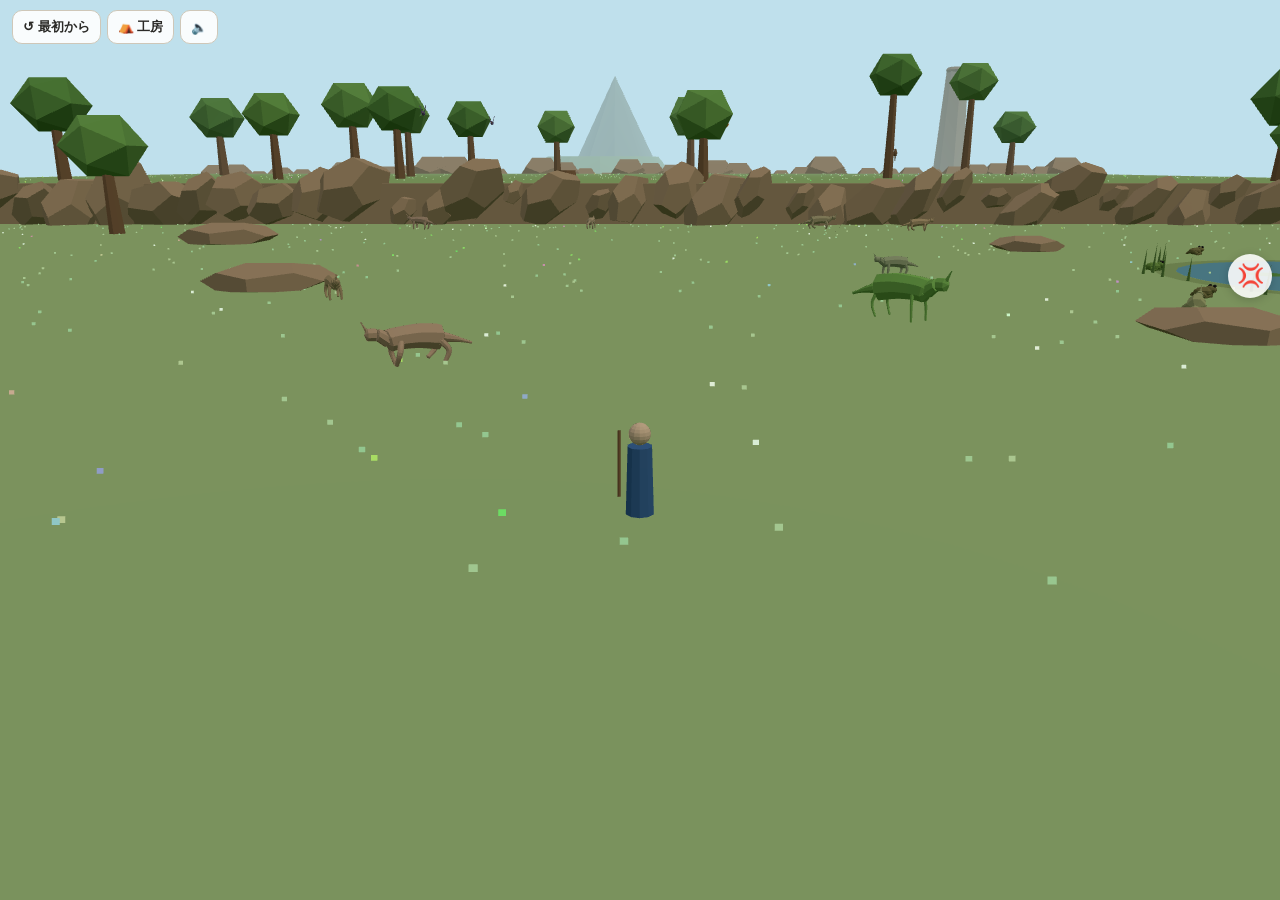
<file: index.html>
<!doctype html>
<html lang="ja"><head><meta charset="utf-8">
<meta name="viewport" content="width=device-width,initial-scale=1,maximum-scale=1,user-scalable=no,viewport-fit=cover">
<title>トカゲの夢</title>
<script>/* github.io で開いたら claude.ai 版へ自動で飛ぶ（💢と作品のクラウドはあっちだけ）。
   ネットなし（展示）・?here 付き・届いてへん💢がある時はここに残る */
(function(){try{if(!/github\.io$/.test(location.hostname)||!navigator.onLine||/[?&]here/.test(location.search))return;
var n=0;try{n=(+JSON.parse(localStorage.getItem('stress_unsent_n')||'0'))||0;var o=JSON.parse(localStorage.getItem('stress_local')||'null');if(o&&o.length)n+=o.length;}catch(e){}
if(!n)location.replace('https://claude.ai/artifact/FjSSaH6owZpfPRdYWtYktu');}catch(e){}})();</script>
<link rel="stylesheet" href="shell.css?v=edc8b6370447"></head><body>
<iframe id="fGame" class="on" title="トカゲの夢"></iframe><iframe id="fTool" title="工房"></iframe><iframe id="fPlay" title="草原"></iframe>
<div id="tabs" style="display:none"><button data-t="game" class="on" style="opacity:1;background:#d9572b">◀ 戻る</button><button data-t="tool" style="display:none">工房</button><button data-t="play" style="display:none">草原</button><span id="cloudSt"></span></div>
<script src="shared/project-data.js?v=bee291e8a4e1"></script>
<script src="shared/storage.js?v=a551dd3e6396"></script>
<script src="shared/input.js?v=5c8ce66cf4c1"></script>
<script src="shared/stress-ui.js?v=b59401360f96"></script>
<script src="shell.js?v=5d0c7c35f97f"></script></body></html>
</file>
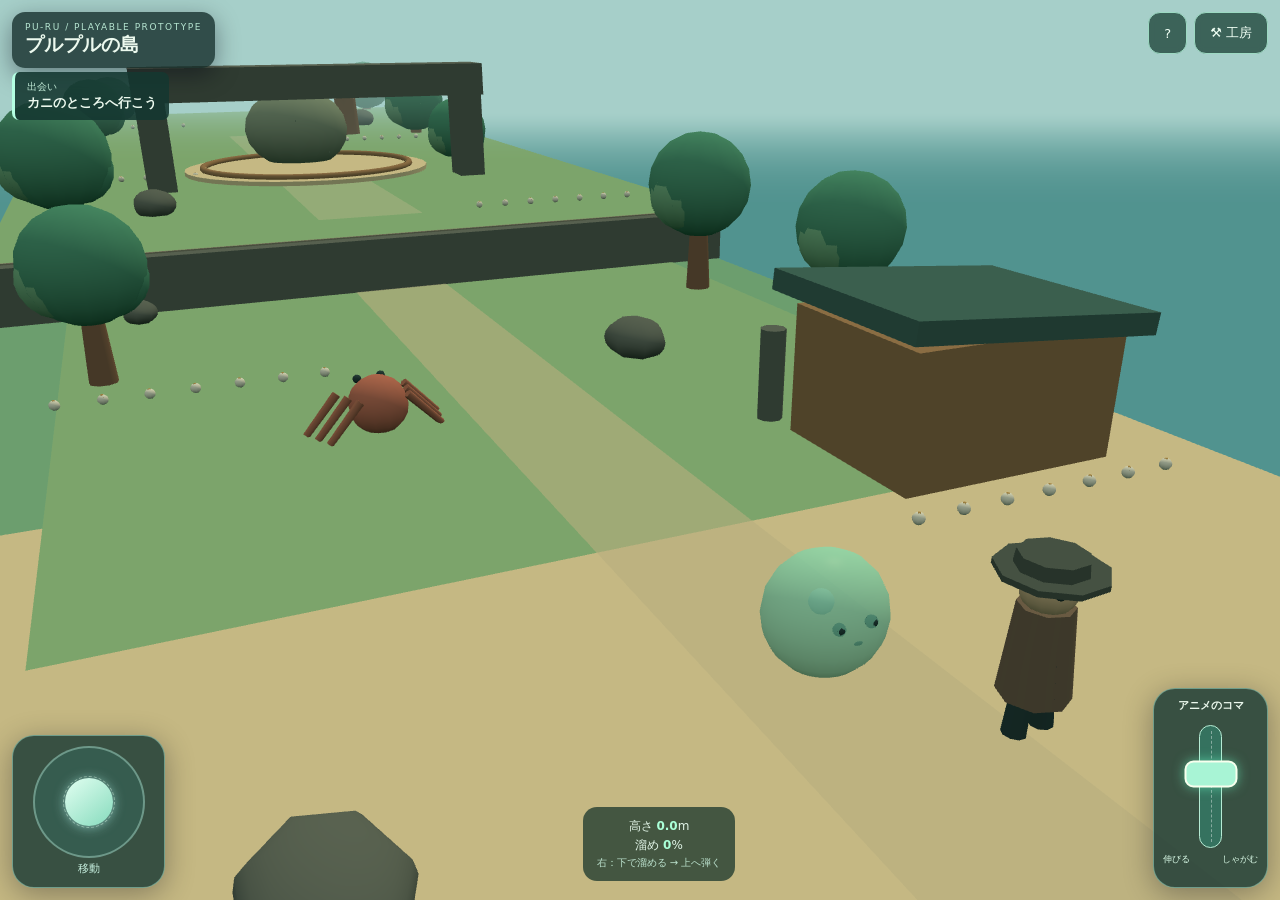
<file: pulu/index.html>
<!doctype html>
<html lang="ja">
<head><meta charset="utf-8"><meta name="viewport" content="width=device-width,initial-scale=1,maximum-scale=1,user-scalable=no,viewport-fit=cover">
<meta name="theme-color" content="#122826"><title>プルプルの島 — 体験試作</title>
<link rel="stylesheet" href="./style.css"></head>
<body>
<div id="stage"></div>
<div id="hud">
 <div class="top">
  <div class="brand"><small>PU-RU / PLAYABLE PROTOTYPE</small><strong>プルプルの島</strong></div>
  <div class="actions"><button id="helpBtn" title="操作説明">?</button><button id="openWorkshop">⚒ 工房</button></div>
 </div>
 <div class="quest"><span id="chapter">はじめまして</span><strong id="goal">浜辺を歩いてみよう</strong></div>
 <div id="speech" role="status"><span class="speaker">プルプル</span><span id="line">あ、あの……は、初めまして……！</span></div>
 <div id="event" hidden><button id="interact">見てみる</button></div>
 <div class="play">
   <div id="movePad" class="pad move" aria-label="移動パッド"><div id="moveRing"><div id="moveKnob"></div></div><small>移動</small></div>
   <div class="center-hint"><div>高さ <strong id="height">0.0</strong>m</div><div>溜め <strong id="charge">0</strong>%</div><div class="cue">右：下で溜める → 上へ弾く</div></div>
   <div id="posePad" class="pad pose" aria-label="アニメーションコマ操作"><div class="pose-title">アニメのコマ</div><div class="pose-track"><div id="poseKnob"></div></div><div class="pose-labels"><span>伸びる</span><span>しゃがむ</span></div></div>
 </div>
</div>
<div id="panel" class="panel hidden" role="dialog" aria-modal="true" aria-labelledby="panelTitle">
 <div class="sheet">
  <header><div><small>WORKSHOP / ものづくり</small><h2 id="panelTitle">プルプルの身体をつくる</h2></div><button id="closeWorkshop">試してみる ✓</button></header>
  <p class="muted">関節を入れなくても遊べる。形と動きを変えて、外で試そう。</p>
  <div class="rigs">
   <button data-rig="blob" class="chosen">ぷるぷる（関節なし）</button>
   <button data-rig="legs">二脚（関節あり）</button>
  </div>
  <div class="grid">
   <label>身体の大きさ <output id="sizeOut">1.00</output><input data-design="size" type="range" min=".70" max="1.4" step=".05" value="1"></label>
   <label>弾力 <output id="springOut">1.00</output><input data-design="spring" type="range" min=".55" max="1.5" step=".05" value="1"></label>
   <label>しゃがむ深さ <output id="crouchOut">1.00</output><input data-design="crouch" type="range" min=".5" max="1.5" step=".05" value="1"></label>
   <label>伸びる大きさ <output id="extendOut">1.00</output><input data-design="extend" type="range" min=".6" max="1.5" step=".05" value="1"></label>
   <label>脚の長さ <output id="legOut">1.00</output><input data-design="leg" type="range" min=".6" max="1.5" step=".05" value="1"></label>
   <label>体の色 <select id="color"><option value="mint">海のしずく</option><option value="pink">朝焼け</option><option value="blue">空色</option><option value="gold">木漏れ日</option></select></label>
  </div>
  <label class="check"><input id="wings" type="checkbox"> 羽飾りをつける（今は装飾だけ）</label>
  <div class="worknote" id="craftHint">できた！ まずは草原で跳んでみよう。</div>
  <div class="sheet-actions"><button id="resetDesign">身体を元に戻す</button><button class="primary" id="closeWorkshop2">この身体で試す</button></div>
 </div>
</div>
<div id="help" class="panel hidden" role="dialog" aria-modal="true" aria-label="操作説明">
 <div class="sheet smallsheet"><h2>遊び方</h2><p>左パッドで島を歩く。右のコマを下まで動かしてしゃがんだまま待ち、上へ素早く弾くとジャンプ。</p><p>工房で身体を変えて同じ場所に挑戦。生き物の近くで「見る」、デカブツの前で「相撲する」が出る。キーボードはWASDで移動、↑/↓で姿勢コマ、Eで調べる。</p><p>プルプル自身の「やりたい」をきっかけに遊ぶ。正解の形を再現する必要はありません。</p><button id="closeHelp" class="primary">わかった</button></div>
</div>
<script src="../vendor/three.min.js"></script>
<script src="./world.js"></script><script src="./controls.js"></script><script src="./app.js"></script>
</body></html>
</file>
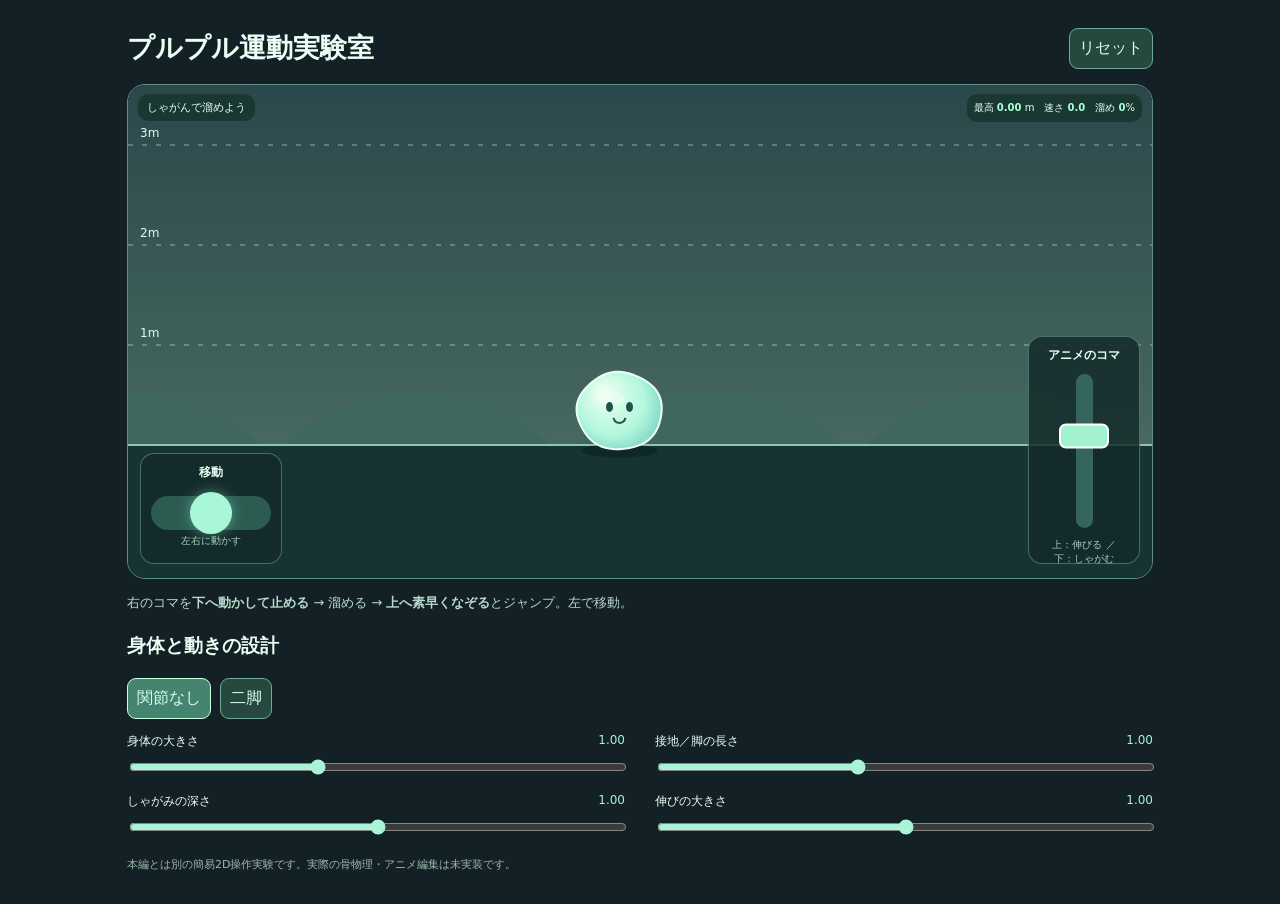
<file: experiments/pulu-motion-lab/index.html>
<!doctype html>
<html lang="ja"><head><meta charset="utf-8"><meta name="viewport" content="width=device-width,initial-scale=1,viewport-fit=cover">
<title>プルプル運動実験室</title>
<style>
:root{font-family:system-ui,-apple-system,"Hiragino Kaku Gothic ProN",sans-serif;background:#132025;color:#e9fff3}*{box-sizing:border-box}body{margin:0}main{max-width:1050px;margin:auto;padding:12px}header{display:flex;align-items:center;justify-content:space-between;gap:10px}h1{font-size:clamp(18px,3vw,27px)}button{font:inherit;border-radius:9px;border:1px solid #6fa99b;background:#26483f;color:#d7ffec;padding:9px}#field{position:relative;height:55vh;min-height:345px;max-height:530px;border:1px solid #638e82;border-radius:18px;overflow:hidden;touch-action:none}canvas{width:100%;height:100%;display:block}#status{position:absolute;top:9px;left:10px;background:#16332cc9;padding:6px 9px;border-radius:10px;font-size:11px}.stats{position:absolute;right:10px;top:9px;background:#16332cc9;padding:7px;border-radius:10px;display:flex;gap:10px;font-size:10px}.stats b{color:#aaffda}.pad{position:absolute;bottom:14px;border:1px solid #8dcab26b;background:#132b2bd8;border-radius:14px;text-align:center;touch-action:none;user-select:none;padding:10px;font-size:12px}#move{left:12px;width:142px;height:111px}#pose{right:12px;width:112px;height:228px}.track{position:relative;background:#2c5b52;margin:15px auto 0;border-radius:30px;height:34px;width:100%}.knob{position:absolute;top:50%;left:50%;width:42px;height:42px;border-radius:50%;background:#a8f7d7;transform:translate(-50%,-50%);box-shadow:0 0 13px #a3ffe666}.rail{position:relative;height:154px;width:17px;background:#35655d;margin:10px auto;border-radius:9px}.pknob{position:absolute;top:40%;left:50%;width:50px;height:25px;background:#a2f2d0;border:2px solid #fff;border-radius:7px;transform:translate(-50%,-50%)}.pad small{display:block;color:#a7cfc1;font-size:10px;margin:4px}.hint{font-size:13px;line-height:1.7;color:#b6dbcd}.rigs{display:flex;gap:9px;margin:14px 0}.selected{background:#458570;border-color:#cbffe0}.settings{display:grid;grid-template-columns:1fr 1fr;gap:16px 30px}.settings label{font-size:12px}.settings input{width:100%;display:block;accent-color:#a9f4d7;margin-top:9px}.settings output{float:right;color:#a9f4d7}footer{font-size:11px;color:#9bb9ac;margin:20px 0}@media(max-width:650px){.stats{right:6px;gap:5px;font-size:9px}#move{left:8px;width:122px;height:105px}#pose{right:8px;width:102px;height:214px}.rail{height:140px}.settings{gap:12px}}
</style></head><body><main>
<header><h1>プルプル運動実験室</h1><button id="reset">リセット</button></header>
<section id="field"><canvas id="scene"></canvas><div id="status">しゃがんで溜めよう</div><div class="stats"><span>最高 <b id="height">0.00</b> m</span><span>速さ <b id="speed">0.0</b></span><span>溜め <b id="charge">0</b>%</span></div>
<div id="move" class="pad"><b>移動</b><div class="track"><div class="knob" id="mk"></div></div><small>左右に動かす</small></div>
<div id="pose" class="pad"><b>アニメのコマ</b><div class="rail"><div class="pknob" id="pk"></div></div><small>上：伸びる ／ 下：しゃがむ</small></div></section>
<p class="hint">右のコマを<strong>下へ動かして止める</strong> → 溜める → <strong>上へ素早くなぞる</strong>とジャンプ。左で移動。</p>
<h3>身体と動きの設計</h3><div class="rigs"><button class="selected" data-rig="blob">関節なし</button><button data-rig="joint">二脚</button></div>
<div class="settings"><label>身体の大きさ<output id="bodyVal">1.00</output><input id="body" type="range" min=".7" max="1.5" step=".05" value="1"></label>
<label>接地／脚の長さ<output id="legVal">1.00</output><input id="leg" type="range" min=".6" max="1.6" step=".05" value="1"></label>
<label>しゃがみの深さ<output id="crouchVal">1.00</output><input id="crouch" type="range" min=".5" max="1.5" step=".05" value="1"></label>
<label>伸びの大きさ<output id="extendVal">1.00</output><input id="extend" type="range" min=".5" max="1.5" step=".05" value="1"></label></div>
<footer>本編とは別の簡易2D操作実験です。実際の骨物理・アニメ編集は未実装です。</footer></main>
<script>
const $=id=>document.getElementById(id),c=$('scene'),ctx=c.getContext('2d'),d={rig:'blob',body:1,leg:1,crouch:1,extend:1},input={move:0,pose:.4,speed:0};
const initial=()=>({x:0,y:0,vx:0,vy:0,charge:0,ready:false,ground:true,peak:0,pulse:0});
const s=initial(),clamp=(x,a=0,b=1)=>Math.min(b,Math.max(a,x)),TAU=Math.PI*2;
for(const id of ['body','leg','crouch','extend'])$(id).addEventListener('input',()=>{d[id]=Number($(id).value);$(id+'Val').value=d[id].toFixed(2)});
for(const b of document.querySelectorAll('[data-rig]'))b.addEventListener('click',()=>{d.rig=b.dataset.rig;for(const a of document.querySelectorAll('[data-rig]'))a.classList.toggle('selected',a===b)});
$('reset').onclick=()=>Object.assign(s,initial());
let moving=null,posing=null,lastPose=performance.now(),idleTimer;
function movep(e){const r=$('move').querySelector('.track').getBoundingClientRect();input.move=clamp((e.clientX-r.left)/r.width)*2-1;$('mk').style.left=(50+input.move*33)+'%'}
function posep(e){const r=$('pose').querySelector('.rail').getBoundingClientRect(),t=performance.now(),v=clamp((e.clientY-r.top)/r.height);input.speed=(v-input.pose)/Math.max(.012,(t-lastPose)/1000);input.pose=v;lastPose=t;$('pk').style.top=(100*v)+'%';clearTimeout(idleTimer);idleTimer=setTimeout(()=>input.speed=0,130)}
for(const [id,start,move,end] of [['move',e=>{moving=e.pointerId;movep(e)},e=>{if(moving===e.pointerId)movep(e)},e=>{if(moving===e.pointerId){moving=null;input.move=0;$('mk').style.left='50%'}}],['pose',e=>{posing=e.pointerId;lastPose=performance.now();posep(e)},e=>{if(posing===e.pointerId)posep(e)},e=>{if(posing===e.pointerId){posing=null;input.speed=0}}]]){
const el=$(id);el.addEventListener('pointerdown',e=>{if((id==='move'?moving:posing)!==null)return;el.setPointerCapture(e.pointerId);start(e);e.preventDefault()});el.addEventListener('pointermove',e=>{move(e);e.preventDefault()});for(const ev of ['pointerup','pointercancel','lostpointercapture'])el.addEventListener(ev,end)
}
const keys=new Set();addEventListener('keydown',e=>{keys.add(e.code);if(e.code.startsWith('Arrow'))e.preventDefault()});addEventListener('keyup',e=>keys.delete(e.code));
let W=0,H=0;function resize(){const r=c.getBoundingClientRect(),z=Math.min(2,devicePixelRatio||1);W=r.width;H=r.height;c.width=Math.round(W*z);c.height=Math.round(H*z);ctx.setTransform(z,0,0,z,0,0)}addEventListener('resize',resize);resize();
function physics(dt){
if(moving===null){input.move=Number(keys.has('ArrowRight')||keys.has('KeyD'))-Number(keys.has('ArrowLeft')||keys.has('KeyA'))}
if(posing===null){const k=Number(keys.has('ArrowDown')||keys.has('KeyS'))-Number(keys.has('ArrowUp')||keys.has('KeyW'));if(k){input.speed=2.8*k;input.pose=clamp(input.pose+dt*input.speed);$('pk').style.top=(100*input.pose)+'%'}else input.speed=0}
s.vx+=((d.rig==='joint'?4:3.4)*input.move-s.vx)*Math.min(1,dt*(s.ground?8:2));s.x+=s.vx*dt;
if(s.ground){if(input.pose>.7){s.ready=true;s.charge=clamp(s.charge+dt*(.5+.5*d.crouch)/.95)}
if(s.ready&&input.pose<.23&&input.speed<-.35&&s.charge>.06){const shape=(.8+.2*d.leg)*(.85+.15*d.extend)*(.85+.15*d.crouch),p=clamp(-input.speed/4);
s.vy=Math.min(8.6,(1.35+3.7*s.charge+1.8*p)*shape*(d.rig==='joint'?1:1.05)/Math.sqrt(.85+.15*d.body));s.ground=false;s.y=.001;s.charge=0;s.ready=false;s.pulse=1}
if(!s.ready&&input.pose<.45)s.charge=Math.max(0,s.charge-dt*1.4)}
else{s.vy-=13*dt;s.y+=s.vy*dt;s.peak=Math.max(s.peak,s.y);if(s.y<=0){s.y=0;s.vy=0;s.ground=true;s.ready=false}}
s.pulse=Math.max(0,s.pulse-dt*2.2)
}
function ellipse(x,y,rx,ry,color){ctx.beginPath();ctx.ellipse(x,y,rx,ry,0,0,TAU);ctx.fillStyle=color;ctx.fill()}
let camera=0,clock=0;
function draw(dt){camera+=(s.x-camera)*Math.min(1,dt*2.3);clock+=dt;const unit=Math.max(54,Math.min(100,W/9)),floor=H*.73,x=W*.48+(s.x-camera)*unit,y=floor-s.y*unit,g=ctx.createLinearGradient(0,0,0,H);
g.addColorStop(0,'#2a484b');g.addColorStop(1,'#527567');ctx.fillStyle=g;ctx.fillRect(0,0,W,H);
for(let j=-2;j<10;j++)ellipse(j*290-(camera*unit*.1)%290,floor+112,180,166,'#40675e');
ctx.strokeStyle='#d1eee04d';ctx.setLineDash([5,9]);for(let j=1;j<=3;j++){const yy=floor-j*unit;if(yy>10){ctx.beginPath();ctx.moveTo(0,yy);ctx.lineTo(W,yy);ctx.stroke();ctx.fillStyle='#daffee';ctx.font='12px system-ui';ctx.fillText(j+'m',12,yy-8)}}ctx.setLineDash([]);
ctx.fillStyle='#163432';ctx.fillRect(0,floor,W,H-floor);ctx.strokeStyle='#8fc5b0';ctx.beginPath();ctx.moveTo(0,floor);ctx.lineTo(W,floor);ctx.stroke();
ellipse(x,floor+6,Math.max(9,38-s.y*6),7,'#071d1d80');
const rx=40*d.body*(1+.16*input.pose),ry=45*d.body*(1-(s.ground?.35*input.pose*d.crouch:-.13*s.pulse));let cy=y-ry*(1.07-.48*input.pose);
if(d.rig==='joint'){cy=y-ry*1.34-d.leg*18;ctx.strokeStyle='#b9ffe8';ctx.lineWidth=7*d.body;ctx.lineCap='round';for(const dir of [-1,1]){const hipX=x+dir*16,footX=x+dir*26*d.leg,footY=s.ground?floor-2:y+3,kx=x+dir*(30+10*input.pose),ky=(cy+ry*.6+footY)/2+8*input.pose;ctx.beginPath();ctx.moveTo(hipX,cy+ry*.6);ctx.lineTo(kx,ky);ctx.lineTo(footX,footY);ctx.stroke();ellipse(kx,ky,6,6,'#effff5')}}
ctx.beginPath();for(let j=0;j<=60;j++){const a=TAU*j/60,wave=1+.015*Math.sin(a*5+clock*3),px=x+Math.cos(a)*rx*wave,py=cy+Math.sin(a)*ry*wave;if(j===0)ctx.moveTo(px,py);else ctx.lineTo(px,py)}ctx.closePath();const gr=ctx.createRadialGradient(x-rx*.4,cy-ry*.5,2,x,cy,ry*1.7);gr.addColorStop(0,'#eefff0');gr.addColorStop(.5,'#b2f7dd');gr.addColorStop(1,'#52b4ab');ctx.fillStyle=gr;ctx.strokeStyle='#edfff5';ctx.lineWidth=2;ctx.fill();ctx.stroke();
ellipse(x-rx*.2,cy-ry*.32,rx*.34,ry*.18,'#ffffff55');ellipse(x-10,cy-4,3.5,5,'#20534b');ellipse(x+10,cy-4,3.5,5,'#20534b');ctx.beginPath();ctx.strokeStyle='#20534b';ctx.arc(x,cy+6,6,.15,Math.PI-.15);ctx.stroke()
}
let last=performance.now(),count=0;function tick(t){const dt=clamp((t-last)/1000,0,.033);last=t;physics(dt);draw(dt);count+=dt;if(count>.09){count=0;$('height').textContent=s.peak.toFixed(2);$('speed').textContent=Math.hypot(s.vx,s.vy).toFixed(1);$('charge').textContent=Math.round(s.charge*100);$('status').textContent=s.ground?(s.charge>.05?'しゃがんで溜め中':'しゃがんで溜めよう'):(s.vy>0?'上昇中':'落下中')}requestAnimationFrame(tick)}requestAnimationFrame(tick);
</script></body></html>
</file>
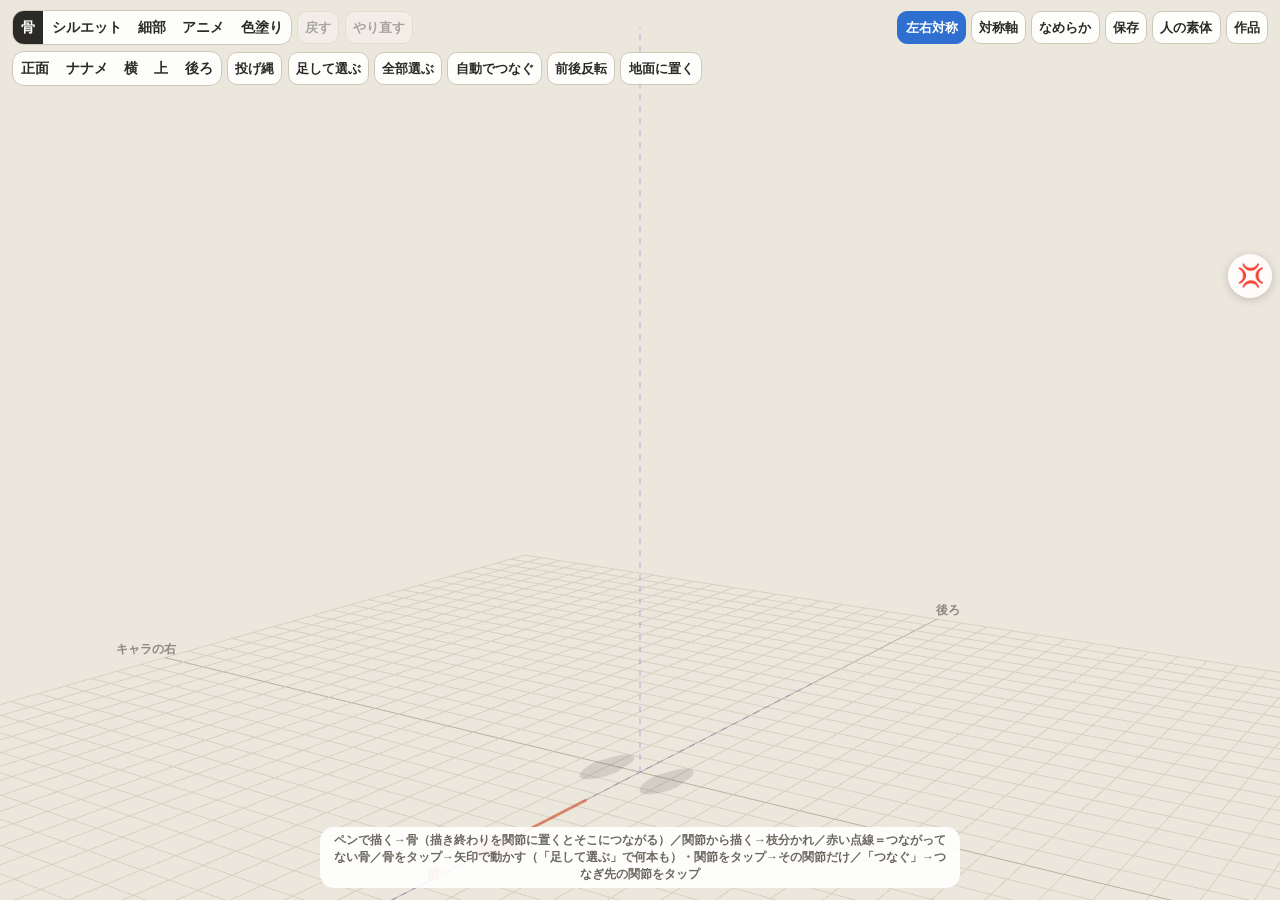
<file: anim.html>
<!doctype html>
<html lang="ja">
<head>
<meta charset="utf-8">
<meta name="viewport" content="width=device-width,initial-scale=1,maximum-scale=1,user-scalable=no,viewport-fit=cover">
<title>アニメ工房</title>
<link rel="stylesheet" href="workshop/style.css?v=d7f6dec82511">
<style>
  /* アニメ工房：タイムラインは1段に詰める（試走・大きさ・下のヒントは使わない） */
  #paceLab { display:none !important; } body.anim #hint { display:none; }
  #tl .row .kb { display:none; } #tl .btn { padding:6px 8px; } #tplGrp { display:none !important; }
</style>
</head>
<body>
<canvas id="view"></canvas>
<canvas id="over"></canvas>
<div class="bar" id="top">
  <div class="seg" id="modes"><button data-m="bone" class="on">骨<span class="kb">Q</span></button><button data-m="sil">シルエット<span class="kb">W</span></button><button data-m="shape">細部<span class="kb">E</span></button><button data-m="pose">アニメ<span class="kb">R</span></button><button data-m="paint">色塗り</button></div>
  <button class="btn" id="undo">戻す<span class="kb">Ctrl+Z</span></button><button class="btn" id="redo">やり直す<span class="kb">Ctrl+Y</span></button>
  <span class="grow"></span>
  <button class="btn on" id="sym">左右対称<span class="kb">M</span></button><button class="btn" id="axisBtn">対称軸</button><button class="btn" id="look">なめらか</button><button class="btn" id="saveBtn">保存<span class="kb">Ctrl+S</span></button><button class="btn" id="hitoBtn">人の素体</button><button class="btn" id="worksBtn">作品<span id="workName"></span></button><span id="cloudSt"></span>
</div>
<div class="bar" id="top2">
  <div id="paintPicker" style="display:none;position:fixed;z-index:20;left:12px;width:min(192px,calc(100vw - 24px));box-sizing:border-box;flex-direction:column;align-items:stretch;gap:8px;background:#faf7f1;border:1.5px solid #cfc7b8;border-radius:14px;padding:10px;box-shadow:0 4px 15px #0002;font-weight:800;overflow:auto">
  <label style="display:flex;gap:8px;align-items:center;justify-content:space-between">🎨 現在の色 <input id="paintColor" type="color" value="#d9572b" style="width:40px;height:30px;padding:0;border:0;background:transparent"></label>
  <div id="paintSV" role="group" aria-label="彩度と明るさ" tabindex="0" style="position:relative;width:100%;aspect-ratio:1;flex:none;cursor:crosshair;touch-action:none;border:1px solid #aaa;border-radius:4px;box-sizing:border-box;background-color:#ff0000;background-image:linear-gradient(to top,#000,transparent),linear-gradient(to right,#fff,transparent)">
    <span id="paintDot" style="position:absolute;width:13px;height:13px;box-sizing:border-box;border:2px solid white;border-radius:50%;box-shadow:0 0 0 1px #3339;transform:translate(-50%,-50%);pointer-events:none"></span>
  </div>
  <input id="paintHue" aria-label="色相" type="range" min="0" max="360" value="0" style="width:100%;margin:0;accent-color:#d9572b;background:linear-gradient(to right,red,#ff0,#0f0,#0ff,#00f,#f0f,red);border-radius:12px">
</div>
  <div class="seg" id="views"><button data-p="front">正面<span class="kb">1</span></button><button data-p="q">ナナメ<span class="kb">2</span></button><button data-p="side">横<span class="kb">3</span></button><button data-p="top">上<span class="kb">4</span></button><button data-p="back">後ろ<span class="kb">5</span></button></div>
  <div class="seg" id="elm" style="display:none"><button data-e="v" class="on">点</button><button data-e="e">線</button><button data-e="f">面</button></div>
  <button class="btn" id="lassoBtn">投げ縄</button><button class="btn" id="loopBtn" style="display:none" title="選んだ点から一周（見える点だけ）">輪を選ぶ</button><button class="btn" id="stripBtn" style="display:none" title="選んだ点から縦方向（見える点だけ）">縦を選ぶ</button><button class="btn" id="detailInkBtn" style="display:none">顔ライン</button><input type="color" id="detailInkColor" title="線の色" value="#2b2a27" style="display:none;width:36px;height:30px"><button class="btn" id="detailInkDel" style="display:none">最後の線を消す</button><button class="btn" id="addBtn" style="display:none">足して選ぶ</button><button class="btn" id="allBtn">全部選ぶ<span class="kb">Ctrl+A</span></button><button class="btn" id="autoLinkBtn">自動でつなぐ</button><button class="btn" id="flipBtn">前後反転</button><button class="btn" id="groundBtn">地面に置く<span class="kb">G</span></button>
</div>
<div id="panel"><label id="silSizeWrap" style="display:none;align-items:center;gap:6px">ふくらみ <input id="silSize" type="range" min="50" max="200" value="100" style="width:110px"><span id="silSizeLbl">100%</span></label><span id="pname">骨</span><button class="btn" id="addJBtn">関節を足す</button><button class="btn" id="linkBtn">つなぐ</button><button class="btn" id="unlinkBtn">つながりを外す</button><button class="btn" id="alignBtn">反対側にそろえる</button><button class="btn" id="sides">8角</button><button class="btn" id="resetShape">形のいじりを戻す</button><button class="btn" id="del" style="color:#c0392b">この骨を消す<span class="kb">Del</span></button></div>
<div id="toast"></div>
<div id="tl"><div class="row"><select class="btn" id="actSel"></select><button class="btn" id="actDup">複製</button><span id="tplGrp" style="display:none;gap:4px;align-items:center"><span class="lb2" style="min-width:0;font-size:11px;color:var(--sub)">お手本に戻す</span><button class="btn" id="tplAct" title="この動きをまるごとお手本に戻す">この動き</button><button class="btn" id="tplBone" title="選んでる骨（と反対側）の動きだけお手本に戻す">この骨</button><button class="btn" id="tplAll" title="形も動きも、拾った時の状態に戻す">全部</button></span><button class="btn" id="boneOnly">骨だけ</button><button class="btn" id="playBtn">▶ 再生</button><span class="kb" style="align-self:center">Space</span><span id="frameLbl"></span><span class="kb" style="align-self:center">←→</span><button class="btn" id="keyAdd">原画を置く<span class="kb">K</span></button><button class="btn" id="keyDel">原画を消す</button><button class="btn" id="holdBtn">止め</button><button class="btn" id="pinBtn" title="選んだ骨の先っぽを、今の場所（近くに小道具があればそれ）に留める">留める<span class="kb">L</span></button><button class="btn" id="propBtn" title="持つ物（棒）を置く。選んでる時は消す">小道具</button><button class="btn" id="halfBtn" title="歩き・走り：前半だけ作ると、後半は左右反転で自動">後半反転</button><button class="btn" id="trajBtn">軌道</button><button class="btn" id="trajDel" style="display:none">この軌道を自動に戻す</button><button class="btn" id="fixDel" style="display:none">手直しを戻す</button><span class="grow"></span><button class="btn" id="lenBtn">長さ 48</button></div>
<div class="row" id="segRow"><span class="lb">中割り</span><input type="range" id="nSl" min="0" max="12" step="1"><span id="nLbl" class="lb2"></span><span class="lb" style="margin-left:10px">先ツメ</span><input type="range" id="bSl" min="-100" max="100" step="5"><span class="lb">後ツメ</span><span id="bLbl" class="lb2"></span></div><div class="row" id="paceLab"><span class="lb" title="体の大きさ。大きいほど最高速は伸びるが、体に合った動きが要る。加速と小回りは鈍る">大きさ</span><input type="range" id="sizeSl" min="50" max="200" step="5" value="100" style="width:110px"><span id="sizeLbl" class="lb2" style="min-width:4.2em">×1.00</span><button class="btn" id="paceTestBtn">▶ 10m試走</button><div id="paceTrack"><i id="paceFill"></i></div><span id="paceInfo">歩き・走るを選んで試走。足の動きを測定します</span></div><canvas id="tlc"></canvas></div>
<div id="worksDlg"><div class="card"><div class="hd">作品 <span class="grow"></span><button class="btn" id="newWork">新しく作る</button><button class="btn" id="saveAs">別の作品として保存</button><button class="btn" id="fSave">ファイルに保存</button><button class="btn" id="xOut">文字で書き出す</button><button class="btn" id="xIn">読み込む</button><button class="btn" id="closeWorks">閉じる</button></div><div id="xfer" style="display:none"><div id="xNote"></div><textarea id="xText" spellcheck="false"></textarea><div class="xrow"><button class="btn" id="xCopy">コピー</button><button class="btn" id="xFile">ファイルから</button><button class="btn on" id="xLoad">この中身を読み込む</button><button class="btn" id="xClose">閉じる</button></div><input type="file" id="xFileIn" accept=".json,.txt,application/json,text/plain" style="display:none"></div><div id="worksList"></div></div></div>
<div id="hint"></div>


<script src="vendor/three.min.js?v=170c6789f432"></script>
<script src="shared/stress-rec.js?v=fec81ab6cd4b"></script>
<script src="shared/input.js?v=5c8ce66cf4c1"></script>
<script src="shared/project-data.js?v=bee291e8a4e1"></script>
<script src="shared/storage.js?v=a551dd3e6396"></script>
<script src="shared/templates.js?v=264bc2cc2f12"></script>
<script src="shared/bones.js?v=a13370f37c9a"></script>
<script src="shared/movement.js?v=35764e28e9ab"></script>
<script src="anim/app.js?v=9d9a3aea6654"></script>
<script src="shared/stress-ui.js?v=b59401360f96"></script>
</body>
</html>
</file>
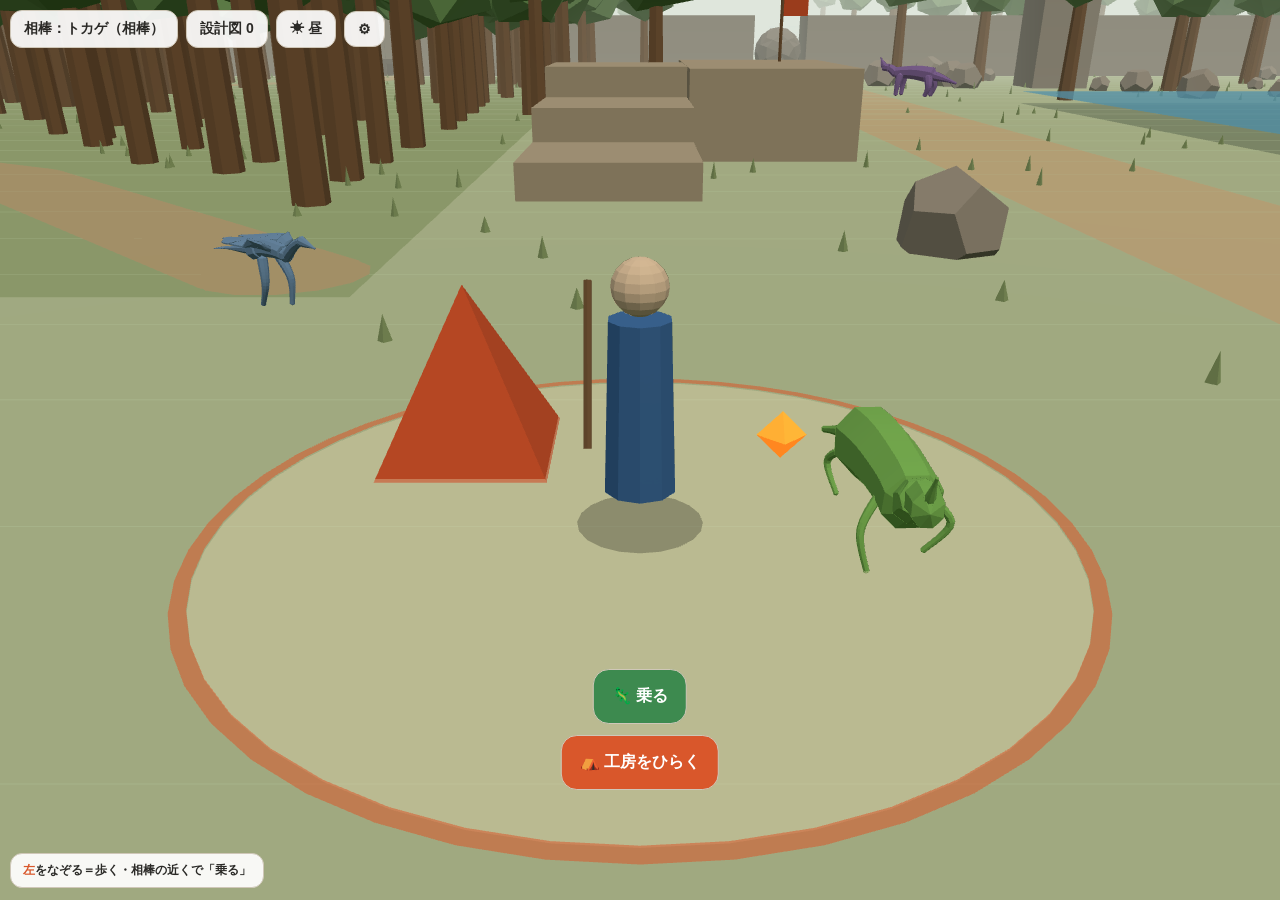
<file: hunting.html>
<!doctype html>
<html lang="ja"><head><meta charset="utf-8">
<meta name="viewport" content="width=device-width,initial-scale=1,maximum-scale=1,user-scalable=no,viewport-fit=cover">
<title>狩り場</title>
<link rel="stylesheet" href="hunting/style.css?v=f83d871dd96e"></head><body>
<canvas id="v"></canvas>
<div id="top"><button class="btn" id="mateBtn">相棒：なし</button><span id="bp" class="btn" style="pointer-events:none">設計図 0</span><button class="btn" id="timeBtn" title="時間帯を進める（T）">☀ 昼</button><button class="btn" id="tuneBtn" title="移動と大きさの数値を調整">⚙</button></div>
<div id="tune"><div class="hd"><b>⚙ 大きさと動き</b><span style="flex:1"></span><button class="btn" id="tuneCopy">数値をコピー</button><button class="btn" id="tuneReset">初期値</button><button class="btn" id="tuneClose">閉じる</button></div><div id="tuneRows"></div></div>
<div id="pauseV" style="display:none;position:fixed;inset:0;z-index:55;background:rgba(43,42,39,.45);color:#fff;font:900 22px/1.5 sans-serif;align-items:center;justify-content:center;text-align:center">一時停止中<br><span style="font-size:14px;font-weight:700">クリックで再開</span></div>
<button class="btn big" id="campBtn" style="display:none;position:fixed;left:50%;bottom:110px;transform:translateX(-50%);z-index:9;background:#d9572b;color:#fff">⛺ 工房をひらく<span class="kb">E</span></button>
<div id="act"><button class="btn big" id="jumpBtn">ジャンプ／羽ばたき<span class="kb">Space</span></button></div>
<button class="btn big" id="birdBtn" style="display:none;position:fixed;left:50%;bottom:110px;transform:translateX(-50%);z-index:9;background:#2b8bb8;color:#fff">🪽 鳥人間にでる<span class="kb">E</span></button>
<div id="bird"><div class="d"><b id="bD">0.0</b><small>m</small></div><div class="bb" id="bB">ベスト まだなし</div><div class="sb"><i id="bS"></i></div><div class="sl">スタミナ</div></div>
<div id="birdRes"><div class="t" id="rT">ドボン！</div><div class="r" id="rR"></div><div class="row"><button class="btn big" id="rAgain">もう一回<span class="kb">R</span></button><button class="btn" id="rSwim">このまま泳ぐ</button></div></div>
<button class="btn big" id="lookBtn" style="display:none;position:fixed;left:50%;bottom:110px;transform:translateX(-50%);z-index:9;background:#2f6fd0;color:#fff"><span>🔍 調べる</span><span class="kb">E</span></button>
<button class="btn big" id="rideBtn" style="display:none;position:fixed;left:50%;bottom:176px;transform:translateX(-50%);z-index:9;background:#3d8a4f;color:#fff"><span>🦎 乗る</span><span class="kb">Q</span></button>
<div id="stat"></div>
<div id="dbg" style="display:none;position:fixed;left:8px;top:56px;z-index:60;background:#c0392b;color:#fff;font:700 12px/1.4 sans-serif;padding:6px 10px;border-radius:8px;max-width:70vw"></div><div id="msg"></div><div id="pad"><i></i></div><div id="wpad"><b></b></div>
<div id="pickDlg"><div class="card"><div style="display:flex;align-items:center;gap:8px"><b style="flex:1">相棒をえらぶ（工房の作品）</b><button class="btn" id="pickClose">閉じる</button></div><div id="pickList"></div></div></div>

<script src="vendor/three.min.js?v=170c6789f432"></script>
<script src="shared/stress-rec.js?v=fec81ab6cd4b"></script>
<script src="shared/project-data.js?v=bee291e8a4e1"></script>
<script src="shared/storage.js?v=a551dd3e6396"></script>
<script src="shared/templates.js?v=264bc2cc2f12"></script>
<script src="shared/paint-cut.js?v=5966d010acb5"></script>
<script src="shared/bones.js?v=a13370f37c9a"></script>
<script src="shared/movement.js?v=35764e28e9ab"></script>
<script src="shared/jump.js?v=44adc5ee8258"></script>
<script src="shared/penguin.js?v=d855fe8601e7"></script>
<script src="hunting/app.js?v=f41f86d2d8e9"></script>
</body></html>
</file>
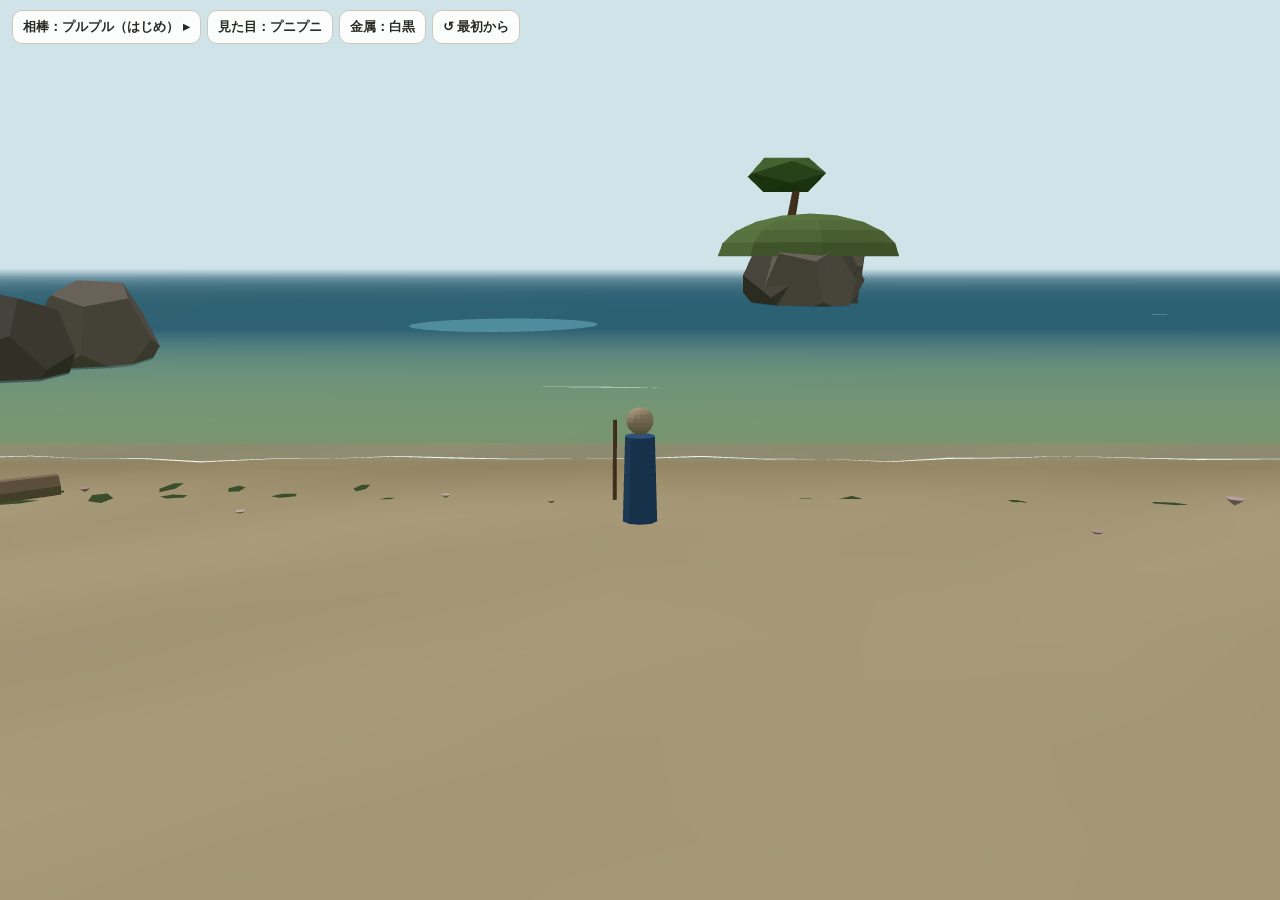
<file: play.html>
<!doctype html>
<html lang="ja"><head><meta charset="utf-8">
<meta name="viewport" content="width=device-width,initial-scale=1,maximum-scale=1,user-scalable=no,viewport-fit=cover">
<title>草原</title>
<link rel="stylesheet" href="play/style.css?v=d9fdd18a10f0"></head><body>
<canvas id="v"></canvas>
<div id="top"><button class="btn" id="mateBtn">相棒：—</button><button class="btn" id="skinBtn">見た目：ふつう</button><button class="btn" id="metalBtn">金属：白黒</button><button class="btn" id="toolBtn">⛺ 工房</button><button class="btn" id="storyBtn">↺ 最初から</button><button class="btn" id="growBtn">（仮）願いを叶える</button></div>
<button class="btn" id="rideBtn">🫧 乗る</button>
<div id="info"></div>
<div id="pad"><canvas></canvas><button class="btn" id="padEdit" title="線を描き直す">✏</button></div><div id="padRow"></div>
<div id="msg"></div>
<script src="vendor/three.min.js?v=170c6789f432"></script>
<script src="shared/stress-rec.js?v=fec81ab6cd4b"></script>
<script src="shared/project-data.js?v=bee291e8a4e1"></script>
<script src="shared/storage.js?v=a551dd3e6396"></script>
<script src="shared/templates.js?v=264bc2cc2f12"></script>
<script src="shared/bones.js?v=a13370f37c9a"></script>
<script src="shared/movement.js?v=35764e28e9ab"></script>
<script src="shared/jump.js?v=44adc5ee8258"></script>
<script src="play/pad.js?v=fce0fb4f20e5"></script>
<script src="play/control.js?v=c87faba7e1de"></script>
<script src="play/body.js?v=e9aafc9ce4a7"></script>
<script src="play/skin.js?v=b0aaa9217a4f"></script>
<script src="shared/penguin.js?v=d855fe8601e7"></script>
<script src="play/climb.js?v=3067206fc7a4"></script>
<script src="play/story.js?v=f6180bd14a26"></script>
<script src="play/quest.js?v=74655b1d7cc2"></script>
<script src="play/metal.js?v=a1b275c1eadf"></script>
<script src="shared/judge.js?v=fcd1c26cd30f"></script>
<script src="play/beach.js?v=fbb58d07de64"></script>
<script src="play/carry.js?v=59977032cbb0"></script>
<script src="play/world.js?v=828448939207"></script>
<script src="play/app.js?v=b211de9a0a86"></script>
</body></html>
</file>
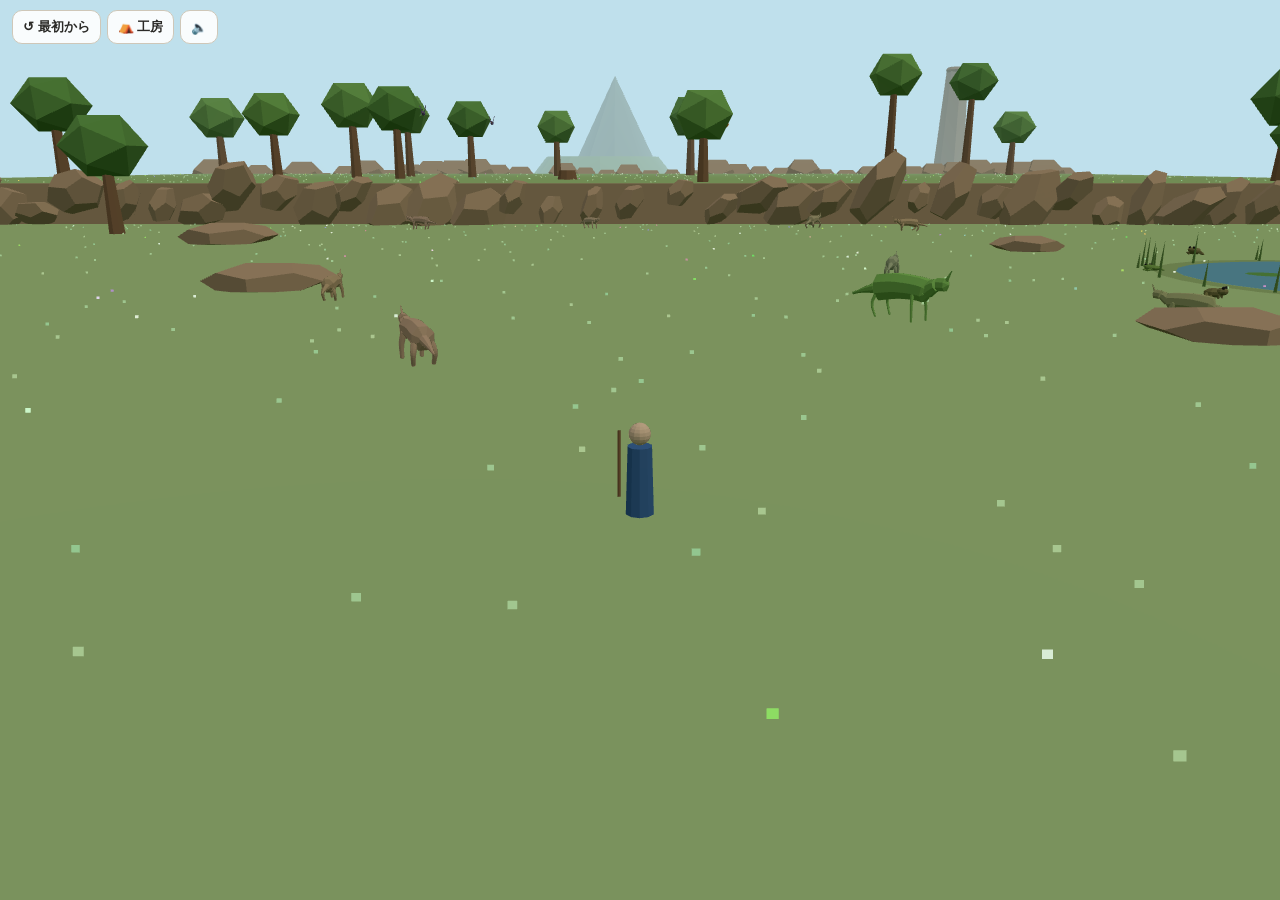
<file: tokage.html>
<!doctype html>
<html lang="ja"><head><meta charset="utf-8">
<meta name="viewport" content="width=device-width,initial-scale=1,maximum-scale=1,user-scalable=no,viewport-fit=cover">
<title>トカゲの夢</title>
<link rel="stylesheet" href="tokage/style.css"></head><body>
<canvas id="v"></canvas>
<div id="top"><button class="btn" id="resetBtn">↺ 最初から</button><button class="btn" id="toolBtn">⛺ 工房</button><button class="btn" id="muteBtn">🔈</button></div>
<div id="chips"></div>
<button class="btn" id="rideBtn">乗る</button>
<button id="jumpBtn">跳ぶ</button>
<div id="quiz"><div class="q"></div><div class="cs"></div></div>
<div id="teach"><div class="tt"></div><div class="tg"></div><div class="tc"></div></div>
<div id="cap"><div class="big"></div><div class="small"></div></div>
<div id="msg"></div>
<div id="fade"></div>
<script src="vendor/three.min.js"></script>
<script src="shared/stress-rec.js"></script>
<script src="shared/project-data.js"></script>
<script src="shared/storage.js"></script>
<script src="shared/templates.js"></script>
<script src="shared/bones.js"></script>
<script src="shared/movement.js"></script>
<script src="shared/jump.js"></script>
<script src="shared/judge.js"></script>
<script src="shared/penguin.js"></script>
<script src="play/control.js"></script>
<script src="play/body.js"></script>
<script src="tokage/sound.js"></script>
<script src="tokage/world.js"></script>
<script src="tokage/actors.js"></script>
<script src="tokage/app.js"></script>
</body></html>
</file>
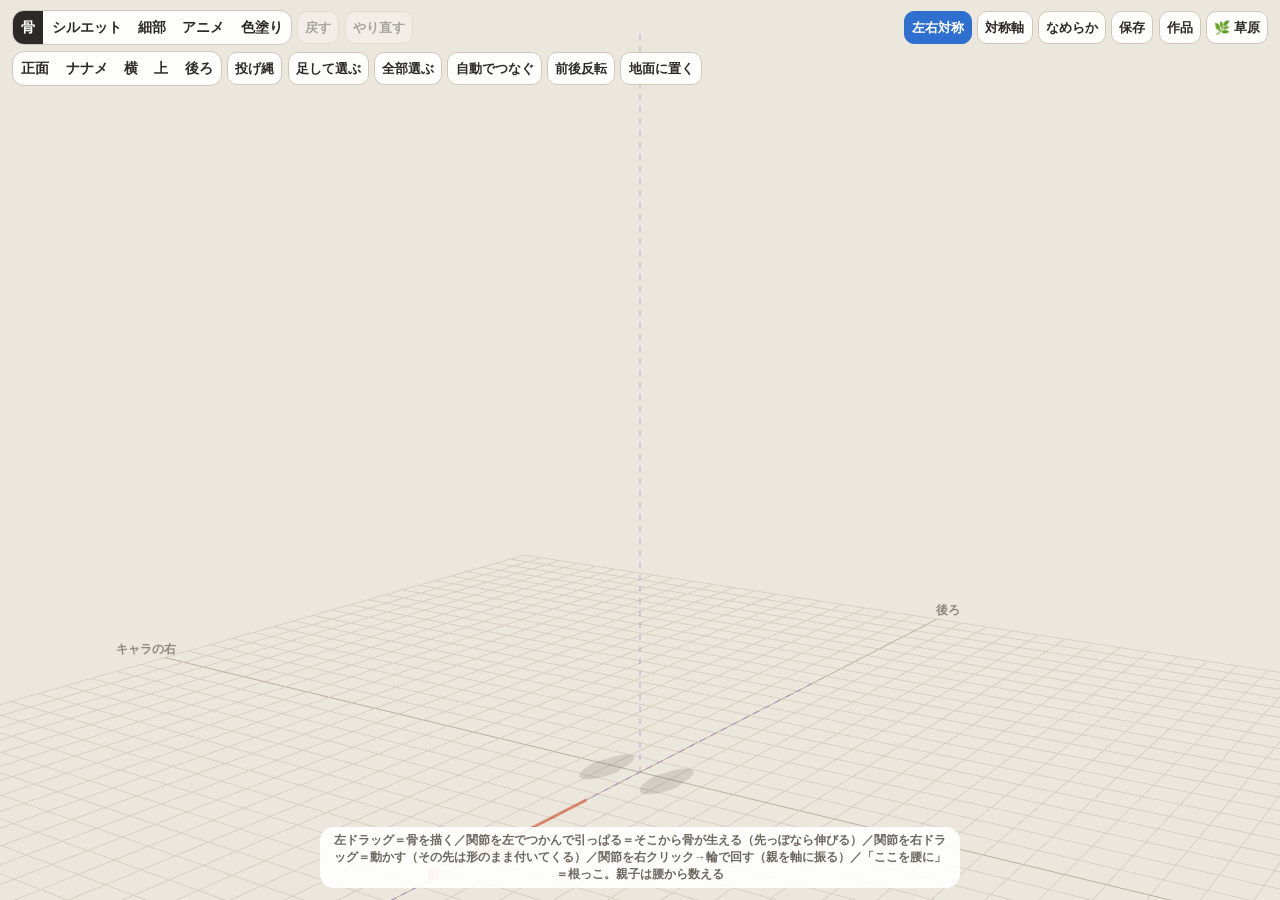
<file: workshop.html>
<!doctype html>
<html lang="ja">
<head>
<meta charset="utf-8">
<meta name="viewport" content="width=device-width,initial-scale=1,maximum-scale=1,user-scalable=no,viewport-fit=cover">
<title>骨シルエット ローポリ v12</title>
<link rel="stylesheet" href="workshop/style.css?v=d7f6dec82511">
</head>
<body>
<canvas id="view"></canvas>
<canvas id="over"></canvas>
<div class="bar" id="top">
  <div class="seg" id="modes"><button data-m="bone" class="on">骨<span class="kb">Q</span></button><button data-m="sil">シルエット<span class="kb">W</span></button><button data-m="shape">細部<span class="kb">E</span></button><button data-m="pose">アニメ<span class="kb">R</span></button><button data-m="paint">色塗り</button></div>
  <button class="btn" id="undo">戻す<span class="kb">Ctrl+Z</span></button><button class="btn" id="redo">やり直す<span class="kb">Ctrl+Y</span></button>
  <span class="grow"></span>
  <button class="btn on" id="sym">左右対称<span class="kb">M</span></button><button class="btn" id="axisBtn">対称軸</button><button class="btn" id="look">なめらか</button><button class="btn" id="saveBtn">保存<span class="kb">Ctrl+S</span></button><button class="btn" id="worksBtn">作品<span id="workName"></span></button><button class="btn" id="fieldBtn" title="作った子で草原を歩き回る">🌿 草原</button><span id="cloudSt"></span>
</div>
<div class="bar" id="top2">
  <div id="paintPicker" style="display:none;position:fixed;z-index:20;left:12px;width:min(192px,calc(100vw - 24px));box-sizing:border-box;flex-direction:column;align-items:stretch;gap:8px;background:#faf7f1;border:1.5px solid #cfc7b8;border-radius:14px;padding:10px;box-shadow:0 4px 15px #0002;font-weight:800;overflow:auto">
  <label style="display:flex;gap:8px;align-items:center;justify-content:space-between">🎨 現在の色 <input id="paintColor" type="color" value="#d9572b" style="width:40px;height:30px;padding:0;border:0;background:transparent"></label>
  <div id="paintSV" role="group" aria-label="彩度と明るさ" tabindex="0" style="position:relative;width:100%;aspect-ratio:1;flex:none;cursor:crosshair;touch-action:none;border:1px solid #aaa;border-radius:4px;box-sizing:border-box;background-color:#ff0000;background-image:linear-gradient(to top,#000,transparent),linear-gradient(to right,#fff,transparent)">
    <span id="paintDot" style="position:absolute;width:13px;height:13px;box-sizing:border-box;border:2px solid white;border-radius:50%;box-shadow:0 0 0 1px #3339;transform:translate(-50%,-50%);pointer-events:none"></span>
  </div>
  <input id="paintHue" aria-label="色相" type="range" min="0" max="360" value="0" style="width:100%;margin:0;accent-color:#d9572b;background:linear-gradient(to right,red,#ff0,#0f0,#0ff,#00f,#f0f,red);border-radius:12px">
  <button class="btn" id="cutEraseBtn" style="width:100%">線を消す</button>
</div>
  <div class="seg" id="views"><button data-p="front">正面<span class="kb">1</span></button><button data-p="q">ナナメ<span class="kb">2</span></button><button data-p="side">横<span class="kb">3</span></button><button data-p="top">上<span class="kb">4</span></button><button data-p="back">後ろ<span class="kb">5</span></button></div>
  <div class="seg" id="elm" style="display:none"><button data-e="v" class="on">点</button><button data-e="e">線</button><button data-e="f">面</button></div>
  <button class="btn" id="lassoBtn">投げ縄</button><button class="btn" id="loopBtn" style="display:none" title="選んだ点から一周（見える点だけ）">輪を選ぶ</button><button class="btn" id="stripBtn" style="display:none" title="選んだ点から縦方向（見える点だけ）">縦を選ぶ</button><button class="btn" id="detailInkBtn" style="display:none">顔ライン</button><input type="color" id="detailInkColor" title="線の色" value="#2b2a27" style="display:none;width:36px;height:30px"><button class="btn" id="detailInkDel" style="display:none">最後の線を消す</button><button class="btn" id="addBtn" style="display:none">足して選ぶ</button><button class="btn" id="allBtn">全部選ぶ<span class="kb">Ctrl+A</span></button><button class="btn" id="autoLinkBtn">自動でつなぐ</button><button class="btn" id="flipBtn">前後反転</button><button class="btn" id="groundBtn">地面に置く<span class="kb">G</span></button>
</div>
<div id="panel"><label id="silSizeWrap" style="display:none;align-items:center;gap:6px">ふくらみ <input id="silSize" type="range" min="50" max="200" value="100" style="width:110px"><span id="silSizeLbl">100%</span></label><span id="pname">骨</span><button class="btn" id="addJBtn">関節を足す</button><button class="btn" id="rootBtn" title="選んだ関節を腰（根っこ）にする。親子はここから数え直す">ここを腰に</button><button class="btn" id="linkBtn">つなぐ</button><button class="btn" id="unlinkBtn">つながりを外す</button><button class="btn" id="alignBtn">反対側にそろえる</button><button class="btn" id="sides">8角</button><button class="btn" id="resetShape">形のいじりを戻す</button><button class="btn" id="del" style="color:#c0392b">この骨を消す<span class="kb">Del</span></button></div>
<div id="toast"></div>
<div id="tl"><div class="row" id="tlMain"><select class="btn" id="actSel"></select><button class="btn" id="playBtn">▶ 再生</button><button class="btn" id="tryBtn" style="display:none" title="ホログラムが高さ3種の箱を跳ぶ。本物は横で見てる">🧪 試し場</button><span id="frameLbl"></span><span class="grow"></span><button class="btn" id="tlMoreBtn" title="ほかの道具">…</button></div><div id="tlMore"><div class="row"><button class="btn" id="actDup">複製</button><span id="tplGrp" style="display:none;gap:4px;align-items:center"><span class="lb2" style="min-width:0;font-size:11px;color:var(--sub)">お手本に戻す</span><button class="btn" id="tplAct" title="この動きをまるごとお手本に戻す">この動き</button><button class="btn" id="tplBone" title="選んでる骨（と反対側）の動きだけお手本に戻す">この骨</button><button class="btn" id="tplAll" title="形も動きも、拾った時の状態に戻す">全部</button></span><button class="btn" id="boneOnly">骨だけ</button><button class="btn" id="keyAdd">原画を置く<span class="kb">K</span></button><button class="btn" id="keyDel">原画を消す</button><button class="btn" id="holdBtn">止め</button><button class="btn" id="halfBtn" title="歩き・走り：前半だけ作ると、後半は左右反転で自動">後半＝反転</button><button class="btn" id="trajBtn">軌道</button><button class="btn" id="trajDel" style="display:none">この軌道を自動に戻す</button><button class="btn" id="fixDel" style="display:none">手直しを戻す</button><span class="grow"></span><button class="btn" id="lenBtn">長さ 48</button></div>
<div class="row" id="segRow"><span class="lb">中割り</span><input type="range" id="nSl" min="0" max="12" step="1"><span id="nLbl" class="lb2"></span><span class="lb" style="margin-left:10px">先ツメ</span><input type="range" id="bSl" min="-100" max="100" step="5"><span class="lb">後ツメ</span><span id="bLbl" class="lb2"></span></div><div class="row" id="recRow"><span class="lb">記録</span><button class="btn" id="recBtn" title="再生しながら骨を動かすと、その動きを録る。もう一度押すと止まる">● 録る</button><button class="btn" id="slowBtn" title="録る間だけ再生をゆっくり（0.5倍）">ゆっくり</button><span class="lb">なめらか</span><input type="range" id="smSl" min="0" max="100" step="5" value="0" style="width:90px"><span class="lb">コマ打ち</span><span class="seg" id="stepSeg"><button data-s="1">1</button><button data-s="2">2</button><button data-s="3">3</button></span><button class="btn" id="bakePick" title="置いた原画だけ残して、間は記録の緩急で中割り">拾った原画で決定</button><button class="btn" id="bakeAll" title="記録をそのまま原画にする">全部を原画に</button><button class="btn" id="perfDel">記録を消す</button><span class="lb" style="margin-left:8px">脚</span><button class="btn" id="lnkSrc" title="選んだ骨を元にして、他の骨を同じ動きでつなぐ">動きの元にする</button><span id="lnkGrp" style="display:none;gap:4px;align-items:center"><span class="lb2" id="lnkLbl" style="min-width:0"></span><button class="btn" id="lnkMinus">−</button><button class="btn" id="lnkPlus">＋</button><button class="btn" id="lnkCut">外す</button></span><button class="btn" id="lnkHalf" title="元と反対側にある骨を、半周ずらす（押した時だけ）">反対側を半周ずらす</button><button class="btn" id="rootBtn2" title="選んだ関節を腰（根っこ）にする">ここを腰に</button></div><div class="row" id="paceLab"><span class="lb" title="体の大きさ。大きいほど最高速は伸びるが、体に合った動きが要る。加速と小回りは鈍る">大きさ</span><input type="range" id="sizeSl" min="50" max="200" step="5" value="100" style="width:110px"><span id="sizeLbl" class="lb2" style="min-width:4.2em">×1.00</span><button class="btn" id="paceTestBtn">▶ 10m試走</button><div id="paceTrack"><i id="paceFill"></i></div><span id="paceInfo">歩き・走るを選んで試走。足の動きを測定します</span></div></div><canvas id="tlc"></canvas></div>
<div id="worksDlg"><div class="card"><div class="hd">作品 <span class="grow"></span><button class="btn" id="newWork">新しく作る</button><button class="btn" id="saveAs">別の作品として保存</button><button class="btn" id="fSave">ファイルに保存</button><button class="btn" id="xOut">文字で書き出す</button><button class="btn" id="xIn">読み込む</button><button class="btn" id="closeWorks">閉じる</button></div><div id="xfer" style="display:none"><div id="xNote"></div><textarea id="xText" spellcheck="false"></textarea><div class="xrow"><button class="btn" id="xCopy">コピー</button><button class="btn" id="xFile">ファイルから</button><button class="btn on" id="xLoad">この中身を読み込む</button><button class="btn" id="xClose">閉じる</button></div><input type="file" id="xFileIn" accept=".json,.txt,application/json,text/plain" style="display:none"></div><div id="worksList"></div></div></div>
<div id="hint"></div>


<script src="vendor/three.min.js?v=170c6789f432"></script>
<script src="shared/stress-rec.js?v=fec81ab6cd4b"></script>
<script src="shared/project-data.js?v=bee291e8a4e1"></script>
<script src="shared/storage.js?v=a551dd3e6396"></script>
<script src="shared/templates.js?v=264bc2cc2f12"></script>
<script src="shared/bones.js?v=a13370f37c9a"></script>
<script src="shared/paint-cut.js?v=5966d010acb5"></script>
<script src="shared/movement.js?v=35764e28e9ab"></script>
<script src="shared/jump.js?v=44adc5ee8258"></script>
<script src="shared/judge.js?v=fcd1c26cd30f"></script>
<script src="workshop/app.js?v=15020ea79040"></script>
</body>
</html>
</file>
<file: shell.css>
html,body{margin:0;height:100%;overflow:hidden;background:#ece7dd;font-family:"Hiragino Sans","Zen Kaku Gothic New",sans-serif}
iframe{position:fixed;inset:0;width:100%;height:100%;border:0;display:none}
iframe.on{display:block}
#tabs{position:fixed;right:8px;top:50%;transform:translateY(-50%);z-index:50;display:flex;flex-direction:column;background:rgba(43,42,39,.9);border-radius:16px;padding:4px;gap:4px;box-shadow:0 4px 14px rgba(0,0,0,.2)}
#tabs button{font:inherit;font-weight:900;font-size:14px;border:0;border-radius:12px;padding:12px 10px;background:transparent;color:#fff;opacity:.7}
#tabs button.on{background:#d9572b;opacity:1}
#cloudSt{color:#fff;opacity:.75;font-size:10px;font-weight:800;text-align:center;max-width:4.6em;line-height:1.25;padding:2px 0}#cloudSt:empty{display:none}
</file>
<file: pulu/style.css>
*{box-sizing:border-box}html,body{margin:0;width:100%;height:100%;overflow:hidden;background:#122826;color:#ecf9ee;font-family:system-ui,-apple-system,"Hiragino Kaku Gothic ProN",sans-serif}button,input,select{font:inherit}button{cursor:pointer;border:1px solid #9dd9c2;background:#24463d;color:#effff4;border-radius:12px;padding:11px 15px}button:active{transform:scale(.98)}button:focus-visible{outline:3px solid #fff}#stage{position:fixed;inset:0}#stage canvas{display:block;touch-action:none}#hud{position:absolute;inset:0;pointer-events:none}.top{position:absolute;top:env(safe-area-inset-top,0px);left:0;right:0;padding:12px;display:flex;justify-content:space-between;gap:10px;align-items:start;pointer-events:none}.brand{background:#122b28c9;padding:10px 13px;border-radius:13px;box-shadow:0 7px 24px #0016}.brand small{display:block;color:#b6e5d1;font-size:9px;letter-spacing:.17em}.brand strong{font-size:19px}.actions{display:flex;gap:7px;pointer-events:auto}.actions button{background:#1f443ac7;font-size:13px;backdrop-filter:blur(4px)}.quest{position:absolute;top:72px;left:12px;background:#153831e3;border-left:3px solid #b4ffe2;padding:8px 12px;border-radius:7px;max-width:min(76vw,340px)}.quest span{font-size:10px;display:block;color:#c0e9d5}.quest strong{font-size:13px;display:block}.speaker{display:block;color:#b7ffe0;font-size:11px;font-weight:700;margin-bottom:3px}#speech{position:absolute;bottom:calc(212px + env(safe-area-inset-bottom,0px));left:50%;transform:translateX(-50%);min-width:200px;max-width:min(75%,420px);background:#183733e8;border:1px solid #acd4c0a8;border-radius:16px;padding:10px 14px;box-shadow:0 8px 20px #0017;text-align:center;font-size:14px;line-height:1.55;transition:opacity .25s}#event{position:absolute;bottom:calc(162px + env(safe-area-inset-bottom,0px));left:50%;transform:translateX(-50%);pointer-events:auto}#event button{background:#effee7;color:#163c31;font-weight:800;border-color:#fff;white-space:nowrap}.play{position:absolute;bottom:calc(12px + env(safe-area-inset-bottom,0px));left:12px;right:12px;display:flex;align-items:end;justify-content:space-between;pointer-events:none}.pad{pointer-events:auto;touch-action:none;user-select:none;-webkit-user-select:none;background:#153531cb;border:1px solid #a8ead37f;box-shadow:0 6px 30px #0015;border-radius:22px}.move{padding:10px;width:153px;height:153px;text-align:center}.move small{display:block;color:#c9f3e3;font-size:11px;margin-top:3px}#moveRing{height:112px;width:112px;border:2px solid #addaca78;border-radius:50%;position:relative;margin:0 auto;background:#326e6370}#moveRing:after{content:"";position:absolute;inset:28px;border:1px dashed #d0ead17f;border-radius:50%}#moveKnob{width:48px;height:48px;border-radius:50%;background:linear-gradient(140deg,#e2fff1,#86dbbd);box-shadow:0 1px 12px #bffffa99;position:absolute;top:50%;left:50%;transform:translate(-50%,-50%);z-index:1}.center-hint{margin-bottom:7px;text-align:center;background:#123129b8;border-radius:14px;padding:9px 12px;font-size:12px;color:#e1f4e7}.center-hint div{margin:2px}.center-hint strong{color:#aaffd7}.center-hint .cue{font-size:10px;color:#bce2ce}.pose{width:115px;height:200px;padding:9px;text-align:center;position:relative}.pose-title{font-size:11px;font-weight:700}.pose-track{position:relative;margin:12px auto 0;width:23px;height:123px;border-radius:16px;background:#35725f;border:1px solid #b5ebd4;touch-action:none}.pose-track:after{content:"";position:absolute;left:50%;top:5px;bottom:5px;border-left:1px dashed #fff6}#poseKnob{position:absolute;left:50%;top:40%;transform:translate(-50%,-50%);width:53px;height:27px;border:2px solid #f7ffee;background:#a8f4d5;box-shadow:0 0 12px #6cffc68c;border-radius:9px;z-index:1}.pose-labels{display:flex;justify-content:space-between;font-size:9px;color:#d9fae7;margin-top:5px}.panel{position:fixed;inset:0;z-index:10;background:#071d1be0;display:flex;justify-content:center;align-items:center;padding:10px;backdrop-filter:blur(6px)}.hidden{display:none!important}.sheet{max-height:94vh;overflow:auto;overscroll-behavior:contain;width:min(680px,100%);background:#203c35;border:1px solid #94cbb2;border-radius:22px;padding:clamp(18px,3vw,30px);box-shadow:0 18px 70px #000a}.sheet header{display:flex;gap:12px;align-items:start;justify-content:space-between}.sheet header small{font-size:10px;color:#c3e6d2;letter-spacing:.1em}.sheet h2{font-size:21px;line-height:1.2;margin:8px 0 5px}.sheet p{line-height:1.6}.muted{color:#c5dacf;font-size:13px}.rigs{display:flex;gap:8px;margin:17px 0}.rigs button{font-size:12px;flex:1;background:#315348}.rigs button.chosen{background:#579c7e;border:2px solid #d6ffdc}.grid{display:grid;grid-template-columns:repeat(2,minmax(0,1fr));gap:19px 22px}.grid label{font-size:12px;font-weight:700}.grid output{float:right;color:#b4f8d4}.grid input{display:block;width:100%;margin:15px 0 0;accent-color:#b0fcd8}.grid select{width:100%;margin-top:7px;background:#123028;color:#eaffef;padding:9px;border:1px solid #7db39b;border-radius:8px}.check{display:flex;align-items:center;gap:8px;font-size:12px;margin-top:22px}.check input{width:18px;height:18px;accent-color:#b4f5d4}.worknote{font-size:12px;color:#c7ffe0;margin:16px 0;border-left:3px solid #7bd4b3;padding:6px 10px;background:#17342b}.sheet-actions{display:flex;gap:10px;justify-content:space-between}.primary{background:#a9ecc9;color:#14372d;font-weight:800}.smallsheet{max-width:410px}.smallsheet p{font-size:14px}@media(max-width:650px){.top{padding:9px}.brand{padding:8px}.brand strong{font-size:16px}.brand small{font-size:8px}.actions button{padding:9px}.quest{top:60px;left:8px}.quest strong{font-size:12px}#speech{bottom:calc(185px + env(safe-area-inset-bottom,0px));font-size:12px;max-width:65%;padding:8px}#event{bottom:calc(151px + env(safe-area-inset-bottom,0px))}.play{left:7px;right:7px}.move{width:125px;height:129px;padding:6px}#moveRing{width:105px;height:105px}.pose{width:99px;height:183px}.pose-track{height:110px}.center-hint{font-size:10px;padding:6px}.center-hint .cue{display:none}.sheet{padding:17px}.grid{gap:12px 14px}.sheet h2{font-size:17px}}@media(max-height:580px){#speech{bottom:130px}#event{bottom:115px}.move{height:115px;width:120px}#moveRing{width:94px;height:90px}.pose{height:157px}.pose-track{height:88px}.brand small{display:none}}
</file>
<file: workshop/style.css>
:root { --bg:#ece7dd; --ink:#2b2a27; --sub:#6d685f; --panel:rgba(255,255,255,.9); --line:#cfc7b8; --bone:#d9572b; --sil:#2f6fd0; }
  html,body { margin:0; height:100%; background:var(--bg); color:var(--ink); overflow:hidden; touch-action:none; user-select:none; -webkit-user-select:none; -webkit-touch-callout:none; font-family:"Hiragino Sans","Zen Kaku Gothic New",sans-serif; }
  #view, #over { position:fixed; inset:0; width:100%; height:100%; display:block; }
  .bar { position:fixed; left:12px; right:12px; display:flex; gap:8px; align-items:center; flex-wrap:wrap; z-index:5; pointer-events:none; }
  .bar > * { pointer-events:auto; }
  #top { top:calc(10px + env(safe-area-inset-top)); }
  #top2 { top:calc(56px + env(safe-area-inset-top)); }
  .seg { display:flex; background:var(--panel); border:1.5px solid var(--line); border-radius:12px; overflow:hidden; }
  .bar { font-size:clamp(9.5px, 1.42vw, 13px); gap:.4em !important; }
  .seg button { font:inherit; font-weight:800; font-size:1.05em; border:0; background:transparent; color:var(--ink); padding:.55em .6em; }
  .seg button.on { background:var(--ink); color:#fff; }
  .btn { font:inherit; font-weight:800; font-size:12.5px; color:var(--ink); background:var(--panel); border:1.5px solid var(--line); border-radius:10px; padding:7px 9px; }
  .bar .btn { font-size:1em; padding:.5em .55em; }
  #moreWrap { position:relative; } #moreBtn { font-size:15px; padding:5px 12px; }
  #moreMenu { display:none; position:absolute; right:0; top:calc(100% + 6px); background:#faf7f1; border:1.5px solid var(--line); border-radius:12px; padding:8px; flex-direction:column; align-items:stretch; gap:6px; z-index:20; min-width:170px; box-shadow:0 6px 18px rgba(0,0,0,.15); } #moreMenu.show { display:flex; } #moreMenu #workName { max-width:none; padding:2px 4px; }
  .btn.on { background:var(--sil); color:#fff; border-color:var(--sil); }
  .btn:disabled { opacity:.35; }
  .grow { flex:1; }
  #workName { font-size:.85em; font-weight:800; color:var(--sub); max-width:6em; overflow:hidden; text-overflow:ellipsis; white-space:nowrap; display:inline-block; vertical-align:bottom; margin-left:.3em; } #workName:empty { display:none; }
  #cloudSt { font-size:11px; font-weight:800; color:var(--sub); white-space:nowrap; align-self:center; } #cloudSt:empty { display:none; }
  #hint { position:fixed; left:50%; bottom:calc(12px + env(safe-area-inset-bottom)); transform:translateX(-50%); font-size:12px; font-weight:700; color:var(--sub); background:var(--panel); padding:5px 12px; border-radius:14px; white-space:normal; max-width:calc(100% - 24px); box-sizing:border-box; text-align:center; z-index:5; pointer-events:none; }
  #panel { position:fixed; left:50%; transform:translateX(-50%); bottom:calc(12px + env(safe-area-inset-bottom)); display:none; gap:.45em; align-items:center; justify-content:center; flex-wrap:wrap; max-width:calc(100% - 24px); box-sizing:border-box; z-index:6; background:var(--panel); border:1.5px solid var(--line); border-radius:12px; padding:6px 8px; font-size:clamp(9.5px, 1.42vw, 12px); font-weight:800; white-space:nowrap; }
  #panel .btn { font-size:1em; padding:.5em .55em; } body.panelOn #hint { opacity:0 !important; }
  #toast { position:fixed; left:50%; top:calc(112px + env(safe-area-inset-top)); transform:translateX(-50%); background:var(--ink); color:#fff; font-size:13px; font-weight:800; padding:8px 14px; border-radius:99px; opacity:0; transition:opacity .3s; z-index:30; pointer-events:none; }
  #worksDlg { position:fixed; inset:0; z-index:25; background:rgba(40,36,30,.45); display:none; align-items:center; justify-content:center; padding:16px; }
  #worksDlg.show { display:flex; }
  #worksDlg .card { background:#faf7f1; border-radius:16px; width:min(760px,100%); max-height:86vh; display:flex; flex-direction:column; overflow:hidden; }
  #worksDlg .hd { display:flex; flex-wrap:wrap; gap:8px; align-items:center; padding:12px 14px; border-bottom:1px solid var(--line); font-weight:900; }
  #xfer { padding:10px 14px; border-bottom:1px solid var(--line); display:flex; flex-direction:column; gap:8px; } #xNote { font-size:12px; font-weight:700; color:var(--sub); line-height:1.5; }
  #xText { width:100%; box-sizing:border-box; height:90px; font:11px/1.4 monospace; border:1.5px solid var(--line); border-radius:8px; padding:6px; resize:vertical; -webkit-user-select:text; user-select:text; } .xrow { display:flex; flex-wrap:wrap; gap:6px; }
  #worksList { display:grid; grid-template-columns:repeat(auto-fill,minmax(150px,1fr)); gap:12px; padding:14px; overflow:auto; }
  .work { background:#fff; border:2px solid var(--line); border-radius:12px; padding:8px; display:flex; flex-direction:column; gap:4px; }
  .work.cur { border-color:var(--bone); }
  .work img { width:100%; aspect-ratio:4/3; object-fit:cover; border-radius:8px; background:#f6f2ea; }
  .work .nm { font-weight:800; font-size:13px; } .work .dt { font-size:11px; color:var(--sub); }
  .work input { font:inherit; font-size:14px; padding:4px 6px; border:1.5px solid var(--ink); border-radius:6px; }
  .work .acts { display:flex; flex-wrap:wrap; gap:4px; } .work .acts button { font:inherit; font-size:11px; font-weight:800; padding:4px 7px; border-radius:7px; border:1.5px solid var(--line); background:#fff; color:var(--ink); }
  #tl { position:fixed; left:8px; right:8px; bottom:calc(8px + env(safe-area-inset-bottom)); z-index:7; background:var(--panel); border:1.5px solid var(--line); border-radius:14px; padding:6px 8px 4px; display:none; flex-direction:column; gap:4px; }
  body.anim #tl { display:flex; } body.anim #hint { bottom:calc(214px + env(safe-area-inset-bottom)); } body.anim #panel { display:none !important; }
  #tl .row { display:flex; gap:6px; align-items:center; flex-wrap:wrap; } #tl .btn { padding:6px 9px; font-size:12px; }
  #frameLbl { font-weight:900; font-size:13px; min-width:6.5em; } #tl .lb { font-size:11px; font-weight:800; color:var(--sub); }
  #actSel { font-weight:900; max-width:150px; } #tl input[type=range] { width:150px; accent-color:#8a4fd0; } #tl .lb2 { font-size:12px; font-weight:900; min-width:7em; }
  #tlc { width:100%; height:72px; display:block; touch-action:none; }
  #paceLab { align-items:center; font-size:11px; min-height:18px; }
  #paceInfo { font-size:11px; font-weight:800; color:var(--sub); white-space:normal; }
  #paceTrack { display:inline-block; width:95px; height:9px; border-radius:9px; background:#d8d2c8; overflow:hidden; flex-shrink:0; }
  #paceFill { display:block; width:0%; height:100%; background:#d9572b; transition:width .08s linear; }
  #hint { transition:opacity .6s; } #hint.dim { opacity:0; }
  body.pc #lassoBtn, body.pc #addBtn { display:none !important; }
  .kb { display:none; font-size:.72em; font-weight:800; opacity:.55; margin-left:.25em; } body.pc .kb { display:inline; }
  .empty { grid-column:1/-1; color:var(--sub); text-align:center; padding:30px; }

#recRow .seg button { padding:5px 9px; font-size:12px; }
#recBtn.on { background:#c0392b; color:#fff; border-color:#c0392b; }
#tl button.on { box-shadow:inset 0 0 0 2px #8a4fd0; }
.spRow { display:flex; flex-wrap:wrap; gap:6px; align-items:center; padding:6px 0 8px; font-size:12px; font-weight:800; color:var(--sub); } .spRow .btn { font-size:12px; padding:5px 9px; }

  /* アニメの下パネル：いつも出てるのは「動き・再生・コマ・タイムライン」だけ。…で残りの道具 */
  #tlMore { display:none; flex-direction:column; gap:4px; } #tl.more #tlMore { display:flex; } #tl.more #tlMoreBtn { box-shadow:inset 0 0 0 2px #8a4fd0; }
  #tlMain .btn { padding:8px 12px; font-size:14px; } #tlMain #actSel { max-width:200px; } #tlMoreBtn { font-weight:900; min-width:44px; }
  body.anim:not(.tlmore) #hint { bottom:calc(120px + env(safe-area-inset-bottom)); }

/* 保存してへん印・試し場 */
.btn.unsaved { background:#d9572b; color:#fff; border-color:#d9572b; }
body:not(.anim) #tryBtn { display:none !important; }
#tryBtn.on { background:#1d86b0; border-color:#1d86b0; color:#fff; }
body.trying #tlMore, body.trying #tlc, body.trying #hint { display:none !important; }
#tl .btn:disabled { opacity:.4; }
#tryBar { position:fixed; top:calc(104px + env(safe-area-inset-top)); left:50%; transform:translateX(-50%); display:none; gap:6px; z-index:8; align-items:center; background:var(--panel); border:1.5px solid var(--line); border-radius:12px; padding:5px 8px; white-space:nowrap; }
#tryBar .btn { font-size:14px; padding:7px 12px; } #tryBar .btn.on { background:#1d86b0; border-color:#1d86b0; color:#fff; }
.tryNote { font-size:11px; font-weight:800; color:var(--sub); margin-left:4px; }
#tryJump { display:none; position:fixed; right:18px; bottom:calc(110px + env(safe-area-inset-bottom)); width:100px; height:100px; border-radius:50%; border:0; background:#1d86b0; color:#fff; font:900 20px sans-serif; z-index:8; touch-action:none; box-shadow:0 4px 14px #0003; -webkit-user-select:none; user-select:none; }
#tryJump small { display:block; font-size:9px; font-weight:800; margin-top:3px; opacity:.85; } body.tryCtl #tryJump { display:block; }
#tryRail { display:none; position:fixed; right:14px; bottom:calc(100px + env(safe-area-inset-bottom)); width:96px; padding:8px 6px; box-sizing:border-box; background:rgba(255,255,255,.88); border:1.5px solid #1d86b0; border-radius:14px; z-index:8; text-align:center; touch-action:none; -webkit-user-select:none; user-select:none; color:#1d86b0; font-size:12px; }
#tryRail .tr { position:relative; width:18px; height:190px; margin:14px auto; background:#cfe8f2; border-radius:9px; }
#tryRail .tk { position:absolute; left:50%; top:0; width:56px; height:26px; transform:translate(-50%,-50%); background:#1d86b0; border:2px solid #fff; border-radius:8px; box-shadow:0 2px 8px #0003; }
#tryRail .tk.full { background:#d9572b; }
#tryRail .lab { display:block; font-size:10px; font-weight:800; color:#5f8fa3; margin-top:2px; }
#tryRail small { display:block; font-size:9.5px; font-weight:800; color:#5f8fa3; line-height:1.35; }
body.tryCtl #tryRail { display:block; } body.tryCtl #tryJump { display:none !important; }
</file>
<file: hunting/style.css>
:root { --ink:#2b2a27; --sub:#6d685f; --panel:rgba(255,255,255,.92); --line:#cfc7b8; --acc:#d9572b; }
  html,body { margin:0; height:100%; overflow:hidden; background:#dfe6dc; color:var(--ink); font-family:"Hiragino Sans","Zen Kaku Gothic New",sans-serif; touch-action:none; user-select:none; -webkit-user-select:none; }
  canvas#v { position:fixed; inset:0; width:100%; height:100%; display:block; }
  .btn { font:inherit; font-weight:800; font-size:14px; color:var(--ink); background:var(--panel); border:1.5px solid var(--line); border-radius:12px; padding:9px 13px; }
  .btn.big { font-size:16px; padding:16px 18px; border-radius:16px; }
  .btn:disabled { opacity:.4; }
  .kb { display:none; font-size:10px; opacity:.55; margin-left:4px; } body.pc .kb { display:inline; }
  #top { position:fixed; left:10px; top:10px; right:90px; display:flex; gap:8px; align-items:center; flex-wrap:wrap; z-index:5; }
  #msg { position:fixed; left:50%; top:62px; transform:translateX(-50%); background:var(--ink); color:#fff; font-weight:800; font-size:14px; padding:9px 16px; border-radius:99px; opacity:0; transition:opacity .3s; z-index:20; pointer-events:none; white-space:nowrap; }
  #act { position:fixed; right:94px; bottom:16px; display:flex; flex-direction:column; gap:10px; z-index:5; }
  #stat { position:fixed; left:10px; bottom:12px; background:var(--panel); border:1.5px solid var(--line); border-radius:12px; padding:8px 12px; font-size:12px; font-weight:800; z-index:5; max-width:46vw; }
  #stat b { color:var(--acc); }
  #pickDlg { position:fixed; inset:0; background:rgba(40,36,30,.45); display:none; align-items:center; justify-content:center; z-index:30; }
  #pickDlg.show { display:flex; }
  #pickDlg .card { background:#faf7f1; border-radius:16px; width:min(560px,92vw); max-height:80vh; overflow:auto; padding:14px; display:flex; flex-direction:column; gap:8px; }
  #pickDlg .row { display:flex; gap:10px; align-items:center; background:#fff; border:1.5px solid var(--line); border-radius:12px; padding:8px; }
  #pickDlg .row img { width:64px; height:48px; object-fit:cover; border-radius:8px; background:#eee; }
  #pickDlg .nm { flex:1; font-weight:800; } #pickDlg .tag { font-size:11px; color:var(--sub); }
  .pop { position:fixed; font-weight:900; color:#fff; -webkit-text-stroke:1px rgba(0,0,0,.6); pointer-events:none; z-index:8; transform:translate(-50%,-50%); transition:transform .7s ease-out, opacity .7s; }
  #pad { position:fixed; width:120px; height:120px; border-radius:50%; border:2px solid rgba(43,42,39,.25); background:rgba(255,255,255,.18); display:none; z-index:4; pointer-events:none; }
  #pad i { position:absolute; left:50%; top:50%; width:46px; height:46px; margin:-23px; border-radius:50%; background:rgba(43,42,39,.35); }

  #tune { position:fixed; right:10px; top:58px; z-index:25; display:none; flex-direction:column; gap:6px; background:#faf7f1; border:1.5px solid var(--line); border-radius:14px; padding:10px; width:min(560px,calc(100vw - 20px)); box-sizing:border-box; box-shadow:0 4px 15px #0002; }
  #tune.show { display:flex; }
  #tune .hd { display:flex; gap:6px; align-items:center; } #tune .hd .btn { padding:6px 9px; font-size:12px; }
  #tuneRows { display:grid; grid-template-columns:1fr 1fr; gap:4px 12px; }
  #tuneRows label { display:grid; grid-template-columns:7.5em 1fr 3em; gap:6px; align-items:center; font-size:12px; font-weight:800; }
  #tuneRows input { width:100%; accent-color:var(--acc); } #tuneRows b { font-size:12px; text-align:right; }
  #tuneRows .wide { grid-column:1 / -1; grid-template-columns:7.5em 1fr 4.5em auto; }
  #tuneRows .wide .btn { padding:4px 8px; font-size:11px; }
  @media (max-width:520px) { #tuneRows { grid-template-columns:1fr; } }

  /* 鳥人間 */
  #bird { position:fixed; right:10px; top:10px; z-index:6; display:none; flex-direction:column; align-items:center; gap:3px; background:var(--panel); border:1.5px solid var(--line); border-radius:14px; padding:6px 16px 8px; min-width:180px; pointer-events:none; }
  #bird.show { display:flex; }
  #bird .d { font-size:34px; font-weight:900; line-height:1; } #bird .d small { font-size:15px; margin-left:3px; }
  #bird .bb { font-size:13px; font-weight:800; color:var(--sub); } #bird.over .bb { color:var(--acc); }
  #bird .sb { width:170px; height:9px; border-radius:9px; background:#e6dfd2; overflow:hidden; } #bird .sb i { display:block; height:100%; width:100%; background:#3fa36b; transition:width .15s; } #bird.low .sb i { background:#d9572b; }
  #bird .sl { font-size:10px; font-weight:800; color:var(--sub); }
  #birdRes { position:fixed; left:50%; top:104px; transform:translateX(-50%); z-index:21; display:none; flex-direction:column; align-items:center; gap:8px; background:#faf7f1; border:1.5px solid var(--line); border-radius:16px; padding:12px 18px; box-shadow:0 4px 15px #0002; text-align:center; }
  #birdRes.show { display:flex; } #birdRes .t { font-size:22px; font-weight:900; } #birdRes.nb .t { color:var(--acc); }
  #birdRes .r { font-size:15px; font-weight:800; line-height:1.6; } #birdRes .row { display:flex; gap:8px; align-items:center; }

  /* タッチ／PCの出し分け */
  body.pc .touchOnly { display:none; } body:not(.pc) .pcOnly { display:none; } body:not(.pc) #act { display:none; }
  /* 右の羽ばたきパッド */
  #wpad { position:fixed; width:30px; border-radius:15px; border:2px solid rgba(255,255,255,.55); background:rgba(43,42,39,.18); display:none; z-index:4; pointer-events:none; }
  #wpad b { position:absolute; left:50%; width:40px; height:40px; margin:-20px; border-radius:50%; background:rgba(255,255,255,.75); box-shadow:0 0 0 2px rgba(43,42,39,.35); transition:background .08s; }
  #wpad.lift b { background:#7fd6ff; box-shadow:0 0 14px #7fd6ff; } #wpad.glide b { background:#ffe9a8; }
  #wpad.jump b { background:#ffb27a; }
</file>
<file: play/style.css>
html,body{margin:0;height:100%;overflow:hidden;background:#cfe3e8;touch-action:none;user-select:none;-webkit-user-select:none;font-family:"Hiragino Sans","Zen Kaku Gothic New",sans-serif;color:#2b2a27}
#v{position:fixed;inset:0;width:100%;height:100%;display:block}
.btn{font:inherit;font-weight:800;font-size:13px;color:#2b2a27;background:rgba(255,255,255,.9);border:1.5px solid #cfc7b8;border-radius:10px;padding:7px 10px}
#top{position:fixed;left:12px;top:calc(10px + env(safe-area-inset-top));display:flex;gap:6px;flex-wrap:wrap;z-index:5}
#info{display:none;position:fixed;left:50%;top:calc(58px + env(safe-area-inset-top));transform:translateX(-50%);z-index:5;text-align:center}
#info div{display:inline-block;margin:2px auto;background:rgba(255,255,255,.9);color:#1d86b0;font-weight:900;font-size:13px;padding:4px 10px;border-radius:8px}
#msg{position:fixed;left:50%;bottom:calc(24px + env(safe-area-inset-bottom));transform:translateX(-50%);background:#2b2a27;color:#fff;font-size:13px;font-weight:800;padding:8px 14px;border-radius:99px;opacity:0;transition:opacity .4s;z-index:6;pointer-events:none;max-width:calc(100% - 140px);text-align:center}
.tag{position:fixed;left:0;top:0;z-index:4;background:rgba(255,255,255,.9);color:#1d86b0;font-weight:900;font-size:12px;padding:2px 7px;border-radius:6px;pointer-events:none}
#rail{position:fixed;right:14px;bottom:calc(24px + env(safe-area-inset-bottom));width:96px;padding:8px 6px;box-sizing:border-box;background:rgba(255,255,255,.88);border:1.5px solid #1d86b0;border-radius:14px;z-index:8;text-align:center;touch-action:none;color:#1d86b0;font-size:12px}
#rail .tr{position:relative;width:18px;height:200px;margin:14px auto;background:#cfe8f2;border-radius:9px}
#rail .tk{position:absolute;left:50%;top:0;width:56px;height:26px;transform:translate(-50%,-50%);background:#1d86b0;border:2px solid #fff;border-radius:8px;box-shadow:0 2px 8px #0003}
#rail .tk.full{background:#d9572b}
#rail .lab{display:block;font-size:10px;font-weight:800;color:#5f8fa3;margin-top:2px}
#rail small{display:block;font-size:9.5px;font-weight:800;color:#5f8fa3;line-height:1.35}
#pad{position:fixed;right:14px;bottom:calc(24px + env(safe-area-inset-bottom));width:min(260px,34vw);height:min(260px,34vw);min-width:200px;min-height:200px;background:rgba(255,255,255,.82);border:1.5px solid #9fc3d1;border-radius:18px;z-index:8;touch-action:none}
#pad canvas{width:100%;height:100%;display:block;touch-action:none}
#pad.editing{border-color:#d9572b;box-shadow:0 0 0 3px #d9572b55}
#padEdit{position:absolute;right:6px;top:6px;padding:4px 8px;font-size:13px}
#padRow{display:none;position:fixed;right:14px;bottom:calc(min(260px,34vw) + 34px + env(safe-area-inset-bottom));z-index:9;gap:6px;flex-wrap:wrap;justify-content:flex-end;max-width:300px}
#padRow.show{display:flex}
/* 序盤：歩いてる間（乗ってない）は右のパッドを出さない */
body:not(.riding) #pad,body:not(.riding) #padRow{display:none!important}
#growBtn{display:none;border-color:#e8577a;color:#c23a5e}
#rideBtn{display:none;position:fixed;left:50%;bottom:calc(64px + env(safe-area-inset-bottom));transform:translateX(-50%);z-index:7;font-size:16px;padding:10px 18px;border-color:#3b9c97;color:#2d7e7a}
#bub{display:none;position:fixed;left:0;top:0;z-index:4;pointer-events:none}
#bub.emo{background:#fff;border:2px solid #3b9c97;color:#2d7e7a;font-weight:900;font-size:20px;line-height:1;padding:6px 10px;border-radius:14px;box-shadow:0 3px 10px #0002}
#bub.wish{background:#fff;border:2px solid #3b9c97;border-radius:18px;padding:6px;box-shadow:0 3px 12px #0003}
#bub.wish canvas{width:120px;height:75px;display:block}
#bub::after{content:"";position:absolute;left:50%;bottom:-9px;transform:translateX(-50%);border:8px solid transparent;border-top-color:#3b9c97;border-bottom:0}
#errBar{display:none;position:fixed;left:10px;right:10px;top:54px;z-index:20;background:#c23a3a;color:#fff;font:700 12px/1.4 sans-serif;padding:8px 10px;border-radius:10px;box-shadow:0 3px 10px #0004;pointer-events:none;word-break:break-all}
/* 工房に行きたい時：工房ボタンがぷるっと呼ぶ（文字は出さない） */
#toolBtn.call{animation:callJelly 1.1s ease-in-out infinite;border-color:#3b9c97;color:#2d7e7a}
@keyframes callJelly{0%,60%,100%{transform:scale(1)}70%{transform:scale(1.18,.86)}80%{transform:scale(.9,1.12)}90%{transform:scale(1.05,.97)}}
</file>
<file: tokage/style.css>
html,body{margin:0;height:100%;overflow:hidden;background:#bfe0ec;touch-action:none;user-select:none;-webkit-user-select:none;font-family:"Hiragino Sans","Zen Kaku Gothic New",sans-serif;color:#2b2a27}
#v{position:fixed;inset:0;width:100%;height:100%;display:block}
.btn{font:inherit;font-weight:800;font-size:13px;color:#2b2a27;background:rgba(255,255,255,.9);border:1.5px solid #cfc7b8;border-radius:10px;padding:7px 10px}
#top{position:fixed;left:12px;top:calc(10px + env(safe-area-inset-top));display:flex;gap:6px;z-index:5}
#toolBtn.call{animation:call 1.1s ease-in-out infinite;border-color:#3b9c97;color:#2d7e7a;background:#fff}
@keyframes call{0%,60%,100%{transform:scale(1)}70%{transform:scale(1.22,.84)}80%{transform:scale(.9,1.14)}90%{transform:scale(1.06,.96)}}
#chips{position:fixed;right:12px;top:calc(10px + env(safe-area-inset-top));display:flex;gap:6px;z-index:5;flex-direction:column;align-items:flex-end;pointer-events:none}
#chips div{background:#fffdf6e8;border:2px solid #f0a020;color:#b06d00;font-weight:900;font-size:12px;padding:4px 10px;border-radius:99px;box-shadow:0 2px 8px #0002;animation:pop .5s}
@keyframes pop{0%{transform:scale(.3)}60%{transform:scale(1.2)}100%{transform:scale(1)}}
#rideBtn{display:none;position:fixed;left:50%;bottom:calc(34px + env(safe-area-inset-bottom));transform:translateX(-50%);z-index:7;font-size:17px;padding:11px 26px;border-color:#3b9c97;color:#2d7e7a;animation:callc 1.4s ease-in-out infinite}
@keyframes callc{0%,60%,100%{transform:translateX(-50%) scale(1)}70%{transform:translateX(-50%) scale(1.15,.88)}80%{transform:translateX(-50%) scale(.93,1.1)}90%{transform:translateX(-50%) scale(1.04,.97)}}
#jumpBtn{display:none;position:fixed;right:28px;bottom:calc(34px + env(safe-area-inset-bottom));width:96px;height:96px;border-radius:50%;z-index:7;font:900 17px sans-serif;color:#fff;background:#d9572b;border:3px solid #fff;box-shadow:0 4px 14px #0004;touch-action:none}
#jumpBtn:active,#jumpBtn.on{transform:scale(.93);background:#c04820}
body.riding #jumpBtn{display:block}
#quiz{display:none;position:fixed;left:50%;bottom:calc(18px + env(safe-area-inset-bottom));transform:translateX(-50%);z-index:9;background:#fffdf6f2;border-radius:20px;padding:14px 16px 16px;box-shadow:0 8px 30px #0004;width:min(680px,calc(100% - 28px));box-sizing:border-box;animation:popc .35s}
@keyframes popc{0%{transform:translateX(-50%) scale(.3)}60%{transform:translateX(-50%) scale(1.06)}100%{transform:translateX(-50%) scale(1)}}
#quiz .q{font-weight:900;font-size:19px;text-align:center;margin-bottom:12px;color:#2b2a27}
#quiz .cs{display:flex;gap:10px}
#quiz .cs button{flex:1;font:inherit;font-weight:800;font-size:15px;padding:16px 8px;border-radius:14px;border:2px solid #d9cdb6;background:#fff;color:#2b2a27;min-height:60px}
#quiz .cs button:disabled{opacity:.35;text-decoration:line-through}
#quiz .cs canvas{width:100%;height:auto;display:block}
#quiz .cs button.sil{padding:6px}
#teach{display:none;position:fixed;inset:0;z-index:8;touch-action:none}
#teach .tt{position:absolute;left:50%;top:calc(58px + env(safe-area-inset-top));transform:translateX(-50%);background:#2b2a27e6;color:#fff;font-weight:900;font-size:17px;padding:10px 18px;border-radius:99px;white-space:nowrap;pointer-events:none}
#teach .tg{position:absolute;right:30px;top:50%;transform:translateY(-50%);width:22px;height:46%;border-radius:11px;background:#ffffff99;border:2px solid #fff;pointer-events:none;overflow:hidden}
#teach .tg i{position:absolute;left:0;right:0;bottom:0;background:#f0a020}
#teach .tc{position:absolute;left:50%;bottom:calc(30px + env(safe-area-inset-bottom));transform:translateX(-50%);display:flex;gap:10px;pointer-events:none}
#teach .tc b{width:22px;height:22px;border-radius:50%;background:#ffffff88;border:2px solid #fff}
#teach .tc b.ok{background:#f0a020;box-shadow:0 0 10px #f0a020}
#cap{position:fixed;left:0;right:0;top:34%;text-align:center;z-index:10;pointer-events:none;opacity:0;transition:opacity 2.2s}
#cap .big{font:900 52px sans-serif;color:#fff;text-shadow:0 3px 16px #0007;letter-spacing:.1em}
#cap .small{font:800 18px sans-serif;color:#fff;text-shadow:0 2px 10px #0008;margin-top:14px;opacity:0;transition:opacity 2s}
#msg{position:fixed;left:50%;bottom:calc(150px + env(safe-area-inset-bottom));transform:translateX(-50%);background:#2b2a27e0;color:#fff;font-size:14px;font-weight:800;padding:9px 16px;border-radius:99px;opacity:0;transition:opacity .4s;z-index:6;pointer-events:none;max-width:calc(100% - 60px);text-align:center}
#fade{position:fixed;inset:0;background:#fff;opacity:0;pointer-events:none;z-index:11;transition:opacity .6s}
#errBar{display:none;position:fixed;left:10px;right:10px;top:54px;z-index:20;background:#c23a3a;color:#fff;font:700 12px/1.4 sans-serif;padding:8px 10px;border-radius:10px;pointer-events:none;word-break:break-all}
</file>
